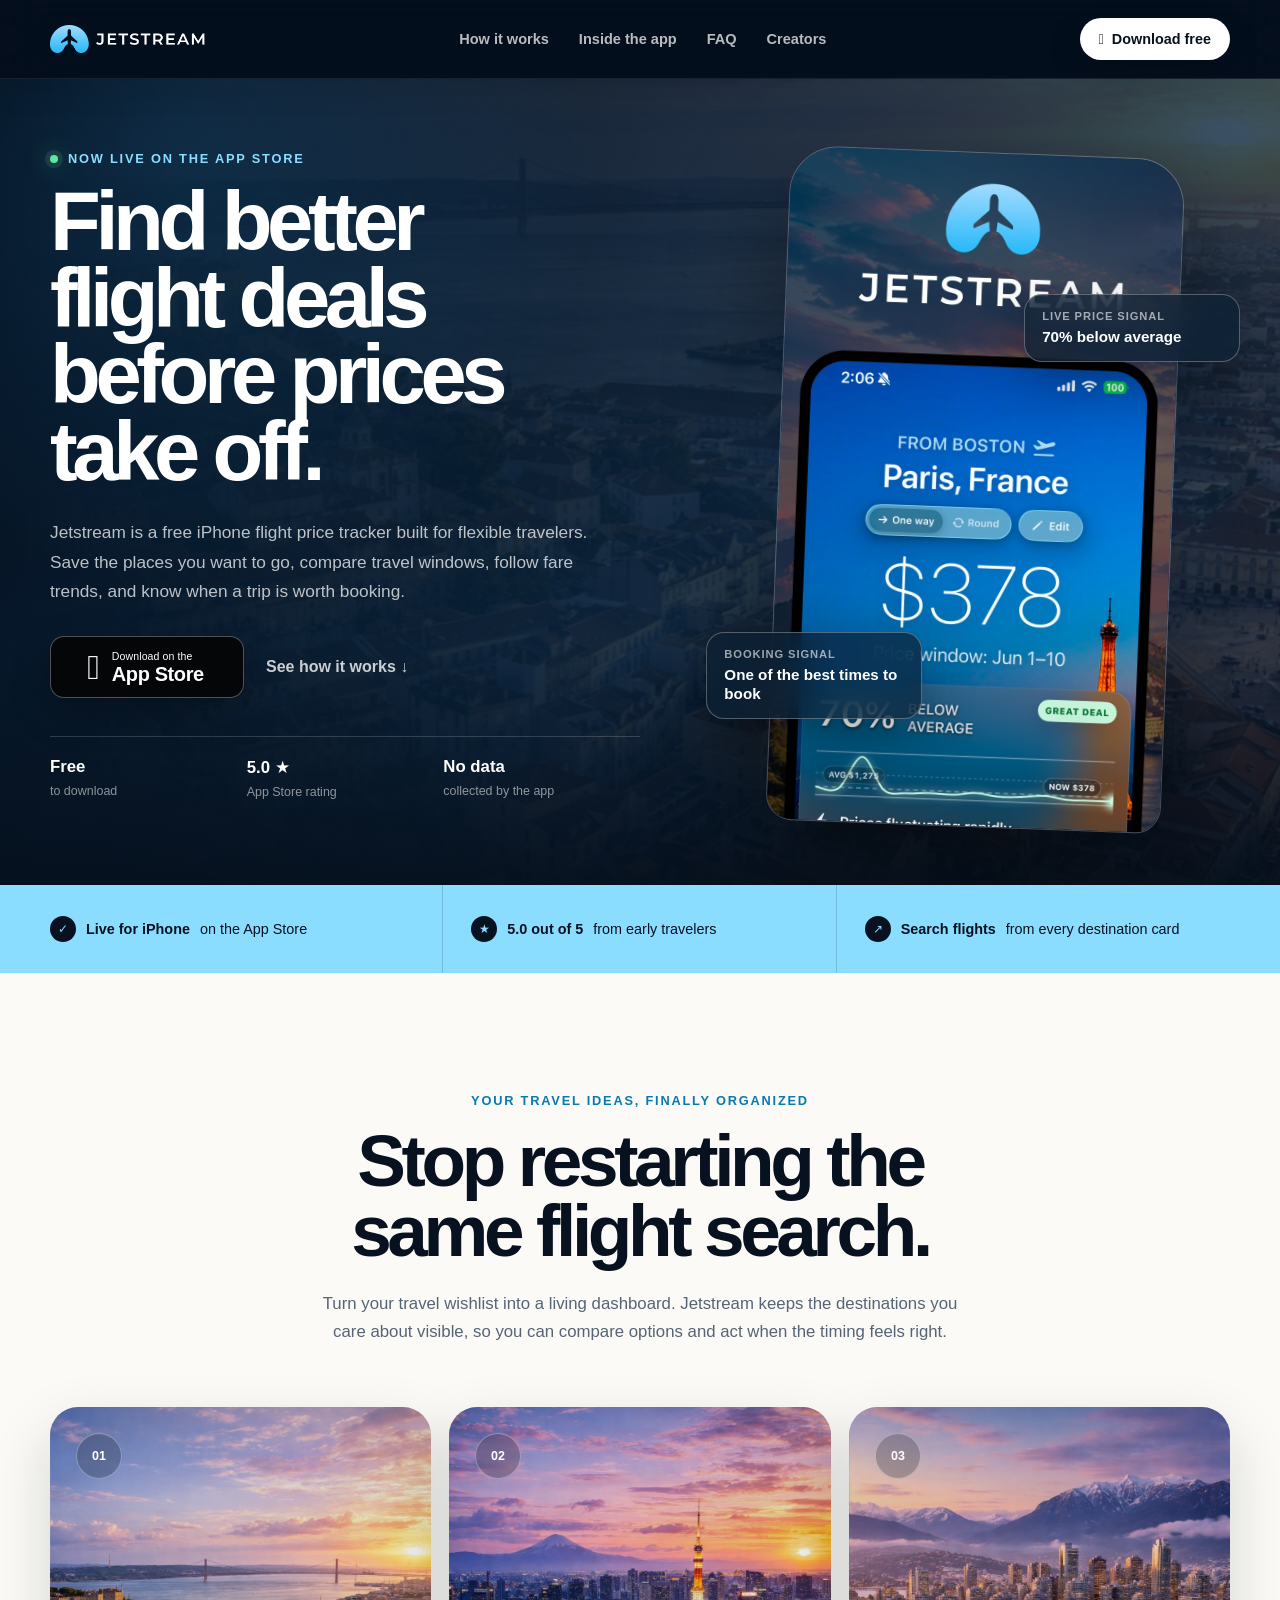
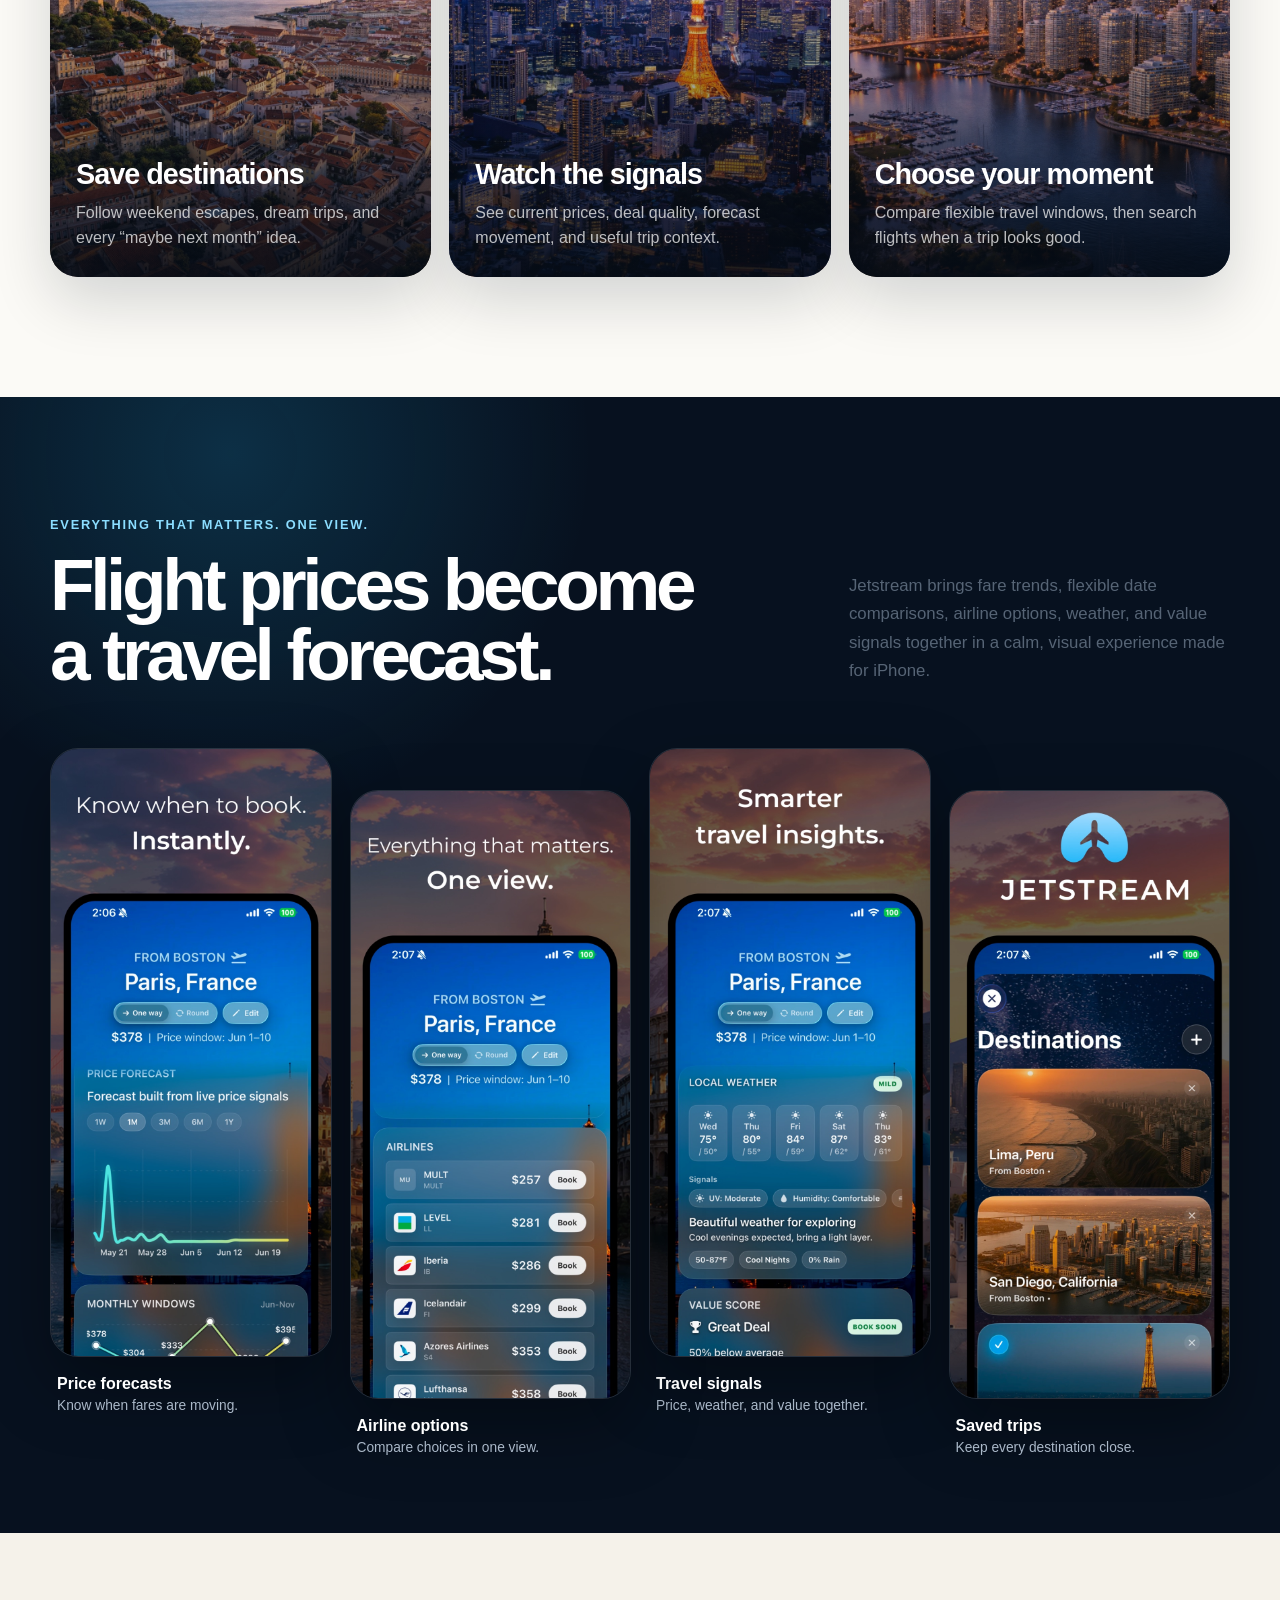
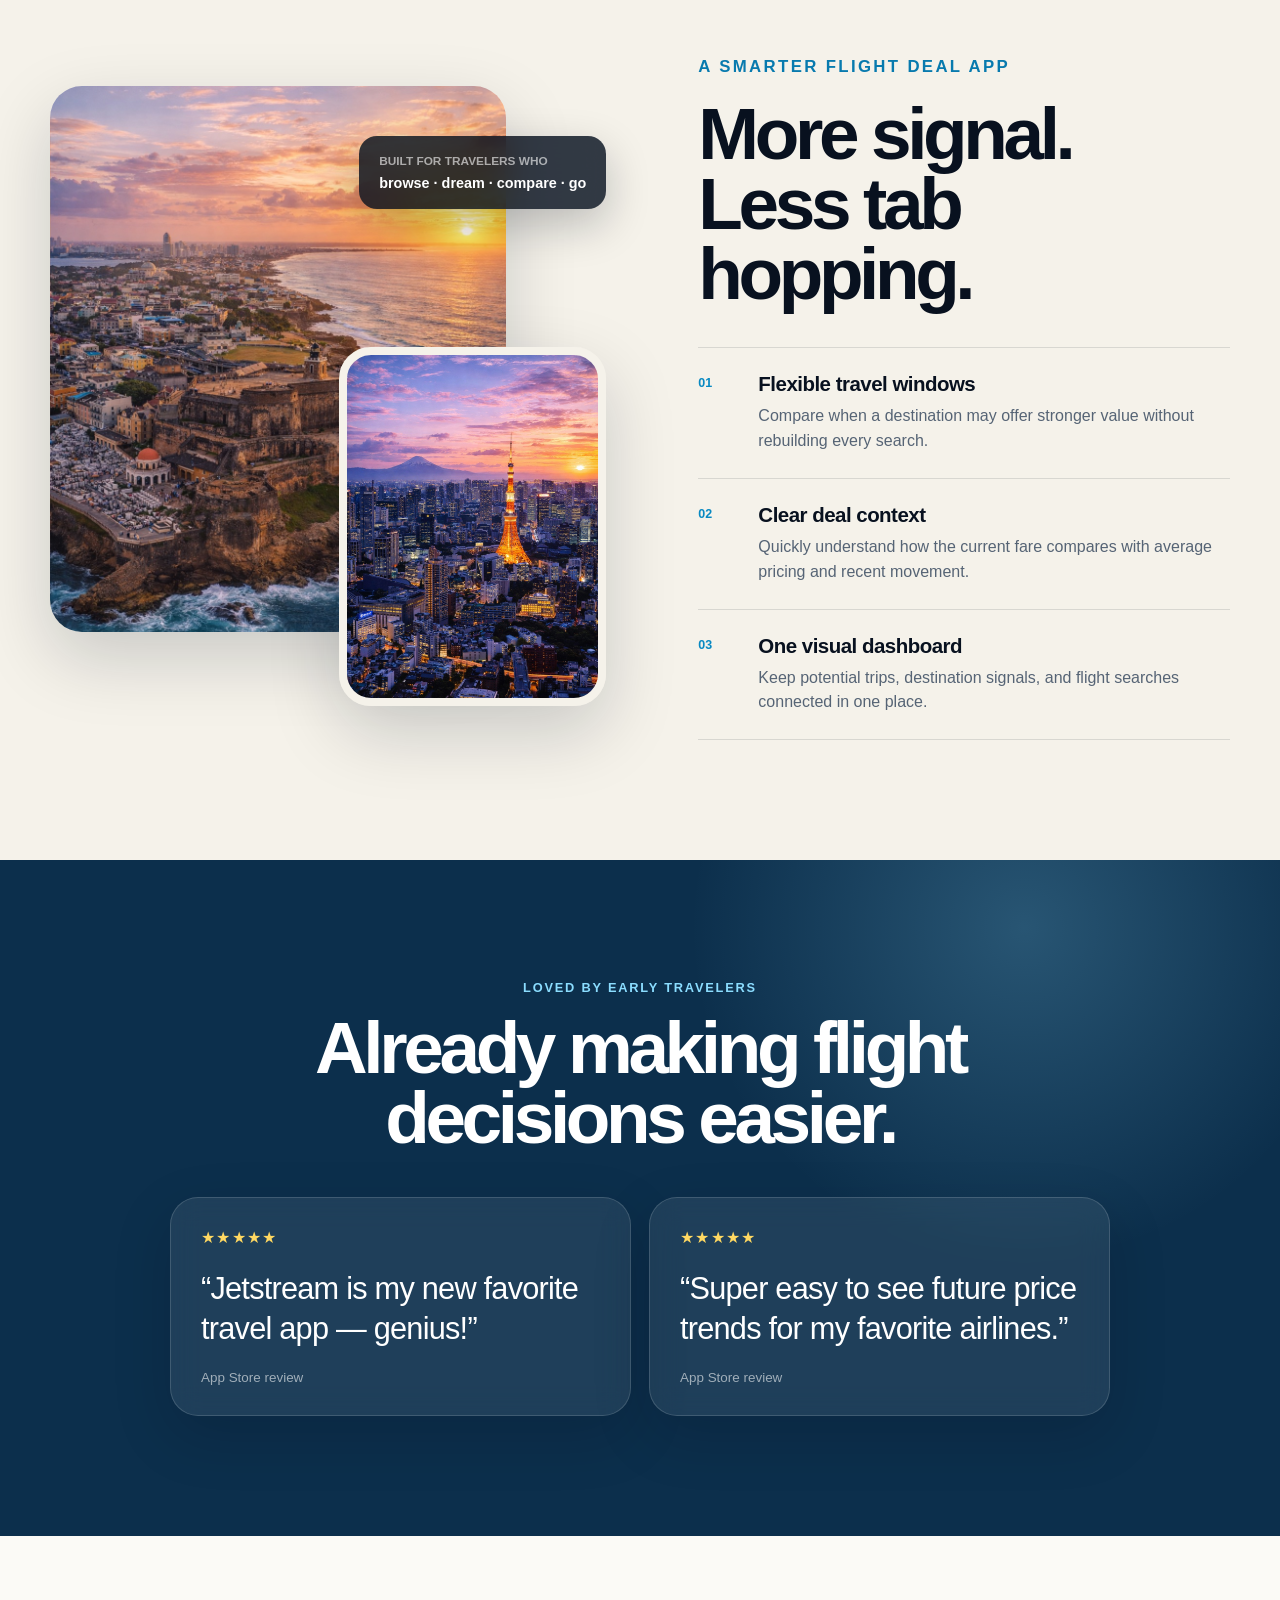
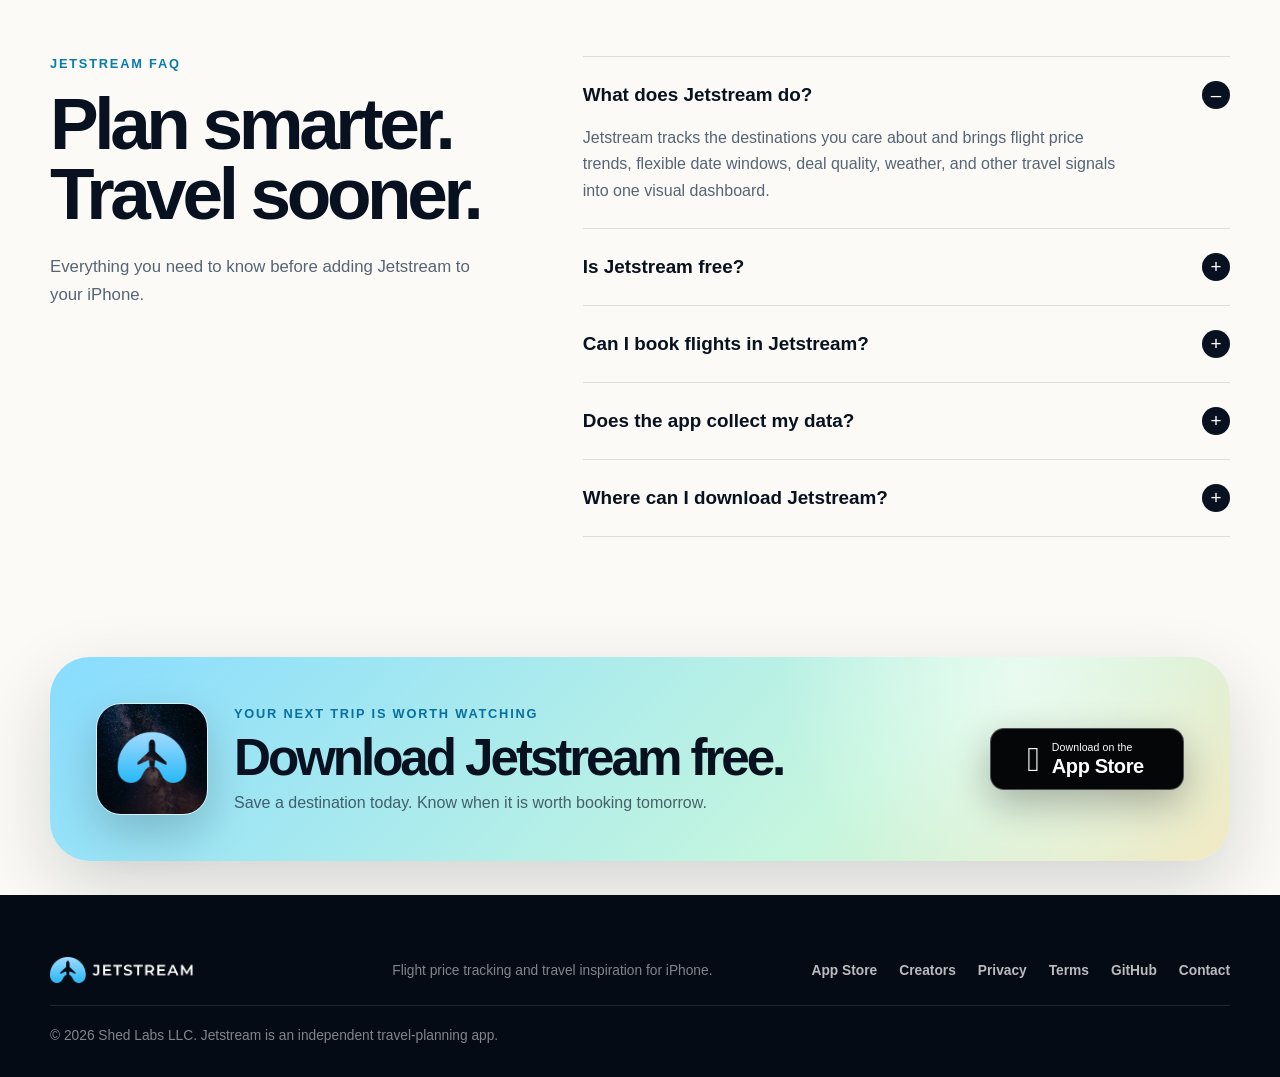
<file: index.html>
<!DOCTYPE html>
<html lang="en">
  <head>
    <meta charset="UTF-8" />
    <meta name="viewport" content="width=device-width, initial-scale=1.0" />
    <title>Jetstream: Flight Price Tracker &amp; Travel Deal App</title>
    <meta
      name="description"
      content="Track flight prices, compare flexible travel dates, and spot better times to book. Jetstream is a free iPhone travel app for smarter trip planning."
    />
    <meta name="theme-color" content="#07111f" />
    <meta name="robots" content="index,follow,max-image-preview:large" />
    <meta name="apple-itunes-app" content="app-id=6760587975" />
    <link rel="canonical" href="https://gojetstream.com/" />
    <link rel="icon" href="./assets/app-icon.jpg" type="image/jpeg" />

    <meta property="og:type" content="website" />
    <meta property="og:site_name" content="Jetstream" />
    <meta property="og:title" content="Jetstream — Know when to book your next flight" />
    <meta
      property="og:description"
      content="A free iPhone flight price tracker for flexible travelers. Follow destinations, compare travel windows, and spot the right time to book."
    />
    <meta property="og:url" content="https://gojetstream.com/" />
    <meta property="og:image" content="https://gojetstream.com/assets/app-icon.jpg" />
    <meta property="og:image:alt" content="Jetstream flight tracker app icon" />
    <meta name="twitter:card" content="summary_large_image" />
    <meta name="twitter:title" content="Jetstream — Track smarter flight deals" />
    <meta
      name="twitter:description"
      content="Save destinations, follow flight price trends, and compare flexible travel windows from one free iPhone app."
    />
    <meta name="twitter:image" content="https://gojetstream.com/assets/app-icon.jpg" />

    <script type="application/ld+json">
      {
        "@context": "https://schema.org",
        "@type": "MobileApplication",
        "name": "Jetstream Flights & Travel",
        "operatingSystem": "iOS",
        "applicationCategory": "TravelApplication",
        "description": "Jetstream helps travelers save destinations, track flight price trends, compare flexible travel windows, and see useful travel signals in one visual dashboard.",
        "downloadUrl": "https://apps.apple.com/us/app/jetstream-flights-travel/id6760587975",
        "offers": {
          "@type": "Offer",
          "price": "0",
          "priceCurrency": "USD"
        },
        "aggregateRating": {
          "@type": "AggregateRating",
          "ratingValue": "5.0",
          "ratingCount": "5"
        }
      }
    </script>
    <script type="application/ld+json">
      {
        "@context": "https://schema.org",
        "@type": "FAQPage",
        "mainEntity": [
          {
            "@type": "Question",
            "name": "What does the Jetstream travel app do?",
            "acceptedAnswer": {
              "@type": "Answer",
              "text": "Jetstream lets you save destinations, track flight price trends, compare flexible travel windows, review deal and weather signals, and search flights from destination cards."
            }
          },
          {
            "@type": "Question",
            "name": "Is Jetstream free?",
            "acceptedAnswer": {
              "@type": "Answer",
              "text": "Yes. Jetstream is free to download from the Apple App Store."
            }
          },
          {
            "@type": "Question",
            "name": "Does Jetstream collect app data?",
            "acceptedAnswer": {
              "@type": "Answer",
              "text": "The Jetstream App Store privacy label states that the app does not collect data."
            }
          }
        ]
      }
    </script>
    <link rel="stylesheet" href="./styles.css" />
  </head>
  <body>
    <a class="skip-link" href="#main">Skip to content</a>

    <header class="site-header">
      <div class="header-inner">
        <a class="brand" href="#top" aria-label="Jetstream home">
          <img src="./assets/jetstream-logo.png" alt="Jetstream" width="1212" height="222" />
        </a>
        <nav class="topnav" aria-label="Primary navigation">
          <a href="#how-it-works">How it works</a>
          <a href="#inside-the-app">Inside the app</a>
          <a href="#faq">FAQ</a>
          <a href="./influencers.html">Creators</a>
        </nav>
        <a
          class="button button-small header-download"
          href="https://apps.apple.com/us/app/jetstream-flights-travel/id6760587975"
          aria-label="Download Jetstream free on the App Store"
        >
          <span aria-hidden="true"></span> Download free
        </a>
      </div>
    </header>

    <main id="main">
      <section class="hero" id="top">
        <div class="hero-backdrop" aria-hidden="true"></div>
        <div class="page-width hero-grid">
          <div class="hero-copy">
            <p class="eyebrow"><span class="live-dot"></span> Now live on the App Store</p>
            <h1>Find better flight deals before prices take off.</h1>
            <p class="hero-body">
              Jetstream is a free iPhone flight price tracker built for flexible travelers. Save
              the places you want to go, compare travel windows, follow fare trends, and know when
              a trip is worth booking.
            </p>
            <div class="hero-actions">
              <a
                class="app-store-button"
                href="https://apps.apple.com/us/app/jetstream-flights-travel/id6760587975"
                aria-label="Download Jetstream on the App Store"
              >
                <span class="apple-mark" aria-hidden="true"></span>
                <span><small>Download on the</small><strong>App Store</strong></span>
              </a>
              <a class="text-link" href="#inside-the-app">See how it works <span aria-hidden="true">↓</span></a>
            </div>
            <div class="trust-row" aria-label="App highlights">
              <div><strong>Free</strong><span>to download</span></div>
              <div><strong>5.0 ★</strong><span>App Store rating</span></div>
              <div><strong>No data</strong><span>collected by the app</span></div>
            </div>
          </div>

          <div class="hero-product">
            <div class="hero-halo" aria-hidden="true"></div>
            <img
              class="hero-screenshot"
              src="./assets/store-01.jpg"
              alt="Jetstream showing a low flight price and deal forecast for Paris"
              width="832"
              height="1800"
              fetchpriority="high"
            />
            <div class="floating-card floating-card-top" aria-hidden="true">
              <span>Live price signal</span>
              <strong>70% below average</strong>
            </div>
            <div class="floating-card floating-card-bottom" aria-hidden="true">
              <span>Booking signal</span>
              <strong>One of the best times to book</strong>
            </div>
          </div>
        </div>
      </section>

      <section class="proof-bar" aria-label="Jetstream App Store status">
        <div class="page-width proof-grid">
          <p><span class="proof-icon">✓</span><strong>Live for iPhone</strong> on the App Store</p>
          <p><span class="proof-icon">★</span><strong>5.0 out of 5</strong> from early travelers</p>
          <p><span class="proof-icon">↗</span><strong>Search flights</strong> from every destination card</p>
        </div>
      </section>

      <section class="section value-section" id="how-it-works">
        <div class="page-width">
          <div class="section-heading centered-heading">
            <p class="eyebrow">Your travel ideas, finally organized</p>
            <h2>Stop restarting the same flight search.</h2>
            <p>
              Turn your travel wishlist into a living dashboard. Jetstream keeps the destinations
              you care about visible, so you can compare options and act when the timing feels right.
            </p>
          </div>

          <div class="journey-grid">
            <article class="journey-card destination-lisbon">
              <span class="step">01</span>
              <div>
                <h3>Save destinations</h3>
                <p>Follow weekend escapes, dream trips, and every “maybe next month” idea.</p>
              </div>
            </article>
            <article class="journey-card destination-tokyo">
              <span class="step">02</span>
              <div>
                <h3>Watch the signals</h3>
                <p>See current prices, deal quality, forecast movement, and useful trip context.</p>
              </div>
            </article>
            <article class="journey-card destination-vancouver">
              <span class="step">03</span>
              <div>
                <h3>Choose your moment</h3>
                <p>Compare flexible travel windows, then search flights when a trip looks good.</p>
              </div>
            </article>
          </div>
        </div>
      </section>

      <section class="section showcase-section" id="inside-the-app">
        <div class="page-width">
          <div class="section-heading split-heading">
            <div>
              <p class="eyebrow">Everything that matters. One view.</p>
              <h2>Flight prices become a travel forecast.</h2>
            </div>
            <p>
              Jetstream brings fare trends, flexible date comparisons, airline options, weather,
              and value signals together in a calm, visual experience made for iPhone.
            </p>
          </div>

          <div class="screenshots" aria-label="Jetstream App Store screenshots">
            <figure>
              <img
                src="./assets/store-02.jpg"
                alt="Jetstream live flight price forecast and monthly travel windows"
                width="832"
                height="1800"
                loading="lazy"
              />
              <figcaption><strong>Price forecasts</strong><span>Know when fares are moving.</span></figcaption>
            </figure>
            <figure>
              <img
                src="./assets/store-03.jpg"
                alt="Jetstream airline price comparison for a flight to Paris"
                width="832"
                height="1800"
                loading="lazy"
              />
              <figcaption><strong>Airline options</strong><span>Compare choices in one view.</span></figcaption>
            </figure>
            <figure>
              <img
                src="./assets/store-04.jpg"
                alt="Jetstream travel weather insights and destination value score"
                width="832"
                height="1800"
                loading="lazy"
              />
              <figcaption><strong>Travel signals</strong><span>Price, weather, and value together.</span></figcaption>
            </figure>
            <figure>
              <img
                src="./assets/store-05.jpg"
                alt="Jetstream saved travel destinations dashboard"
                width="832"
                height="1800"
                loading="lazy"
              />
              <figcaption><strong>Saved trips</strong><span>Keep every destination close.</span></figcaption>
            </figure>
          </div>
        </div>
      </section>

      <section class="section features-section">
        <div class="page-width feature-layout">
          <div class="feature-visual" aria-hidden="true">
            <div class="feature-image feature-image-one"></div>
            <div class="feature-image feature-image-two"></div>
            <div class="feature-badge">
              <span>Built for travelers who</span>
              <strong>browse · dream · compare · go</strong>
            </div>
          </div>
          <div class="feature-copy">
            <p class="eyebrow">A smarter flight deal app</p>
            <h2>More signal. Less tab hopping.</h2>
            <div class="feature-list">
              <article>
                <span>01</span>
                <div><h3>Flexible travel windows</h3><p>Compare when a destination may offer stronger value without rebuilding every search.</p></div>
              </article>
              <article>
                <span>02</span>
                <div><h3>Clear deal context</h3><p>Quickly understand how the current fare compares with average pricing and recent movement.</p></div>
              </article>
              <article>
                <span>03</span>
                <div><h3>One visual dashboard</h3><p>Keep potential trips, destination signals, and flight searches connected in one place.</p></div>
              </article>
            </div>
          </div>
        </div>
      </section>

      <section class="section reviews-section">
        <div class="page-width">
          <div class="section-heading centered-heading compact-heading">
            <p class="eyebrow">Loved by early travelers</p>
            <h2>Already making flight decisions easier.</h2>
          </div>
          <div class="reviews-grid">
            <blockquote>
              <div class="stars" aria-label="5 out of 5 stars">★★★★★</div>
              <p>“Jetstream is my new favorite travel app — genius!”</p>
              <footer>App Store review</footer>
            </blockquote>
            <blockquote>
              <div class="stars" aria-label="5 out of 5 stars">★★★★★</div>
              <p>“Super easy to see future price trends for my favorite airlines.”</p>
              <footer>App Store review</footer>
            </blockquote>
          </div>
        </div>
      </section>

      <section class="section faq-section" id="faq">
        <div class="page-width faq-layout">
          <div class="faq-intro">
            <p class="eyebrow">Jetstream FAQ</p>
            <h2>Plan smarter. Travel sooner.</h2>
            <p>Everything you need to know before adding Jetstream to your iPhone.</p>
          </div>
          <div class="faq-list">
            <details open>
              <summary>What does Jetstream do?</summary>
              <p>Jetstream tracks the destinations you care about and brings flight price trends, flexible date windows, deal quality, weather, and other travel signals into one visual dashboard.</p>
            </details>
            <details>
              <summary>Is Jetstream free?</summary>
              <p>Yes. Jetstream is free to download from the Apple App Store.</p>
            </details>
            <details>
              <summary>Can I book flights in Jetstream?</summary>
              <p>You can review flight and airline options, then launch a flight search from a destination card when you are ready to explore availability.</p>
            </details>
            <details>
              <summary>Does the app collect my data?</summary>
              <p>Apple’s App Store privacy label states that Jetstream does not collect data from the app.</p>
            </details>
            <details>
              <summary>Where can I download Jetstream?</summary>
              <p>Jetstream is available now for iPhone on the Apple App Store.</p>
            </details>
          </div>
        </div>
      </section>

      <section class="download-section">
        <div class="page-width download-card">
          <div class="download-copy">
            <img src="./assets/app-icon.jpg" alt="" width="112" height="112" />
            <div>
              <p class="eyebrow">Your next trip is worth watching</p>
              <h2>Download Jetstream free.</h2>
              <p>Save a destination today. Know when it is worth booking tomorrow.</p>
            </div>
          </div>
          <a
            class="app-store-button app-store-button-light"
            href="https://apps.apple.com/us/app/jetstream-flights-travel/id6760587975"
            aria-label="Download Jetstream on the App Store"
          >
            <span class="apple-mark" aria-hidden="true"></span>
            <span><small>Download on the</small><strong>App Store</strong></span>
          </a>
        </div>
      </section>
    </main>

    <footer class="site-footer">
      <div class="page-width footer-inner">
        <a class="brand footer-brand" href="#top" aria-label="Jetstream home">
          <img src="./assets/jetstream-logo.png" alt="Jetstream" width="1212" height="222" />
        </a>
        <p>Flight price tracking and travel inspiration for iPhone.</p>
        <nav aria-label="Footer navigation">
          <a href="https://apps.apple.com/us/app/jetstream-flights-travel/id6760587975">App Store</a>
          <a href="./influencers.html">Creators</a>
          <a href="./privacy/">Privacy</a>
          <a href="./terms/">Terms</a>
          <a href="https://github.com/fencehopping/Teleport">GitHub</a>
          <a href="mailto:hello@gojetstream.com">Contact</a>
        </nav>
        <small>© 2026 Shed Labs LLC. Jetstream is an independent travel-planning app.</small>
      </div>
    </footer>
  </body>
</html>
</file>
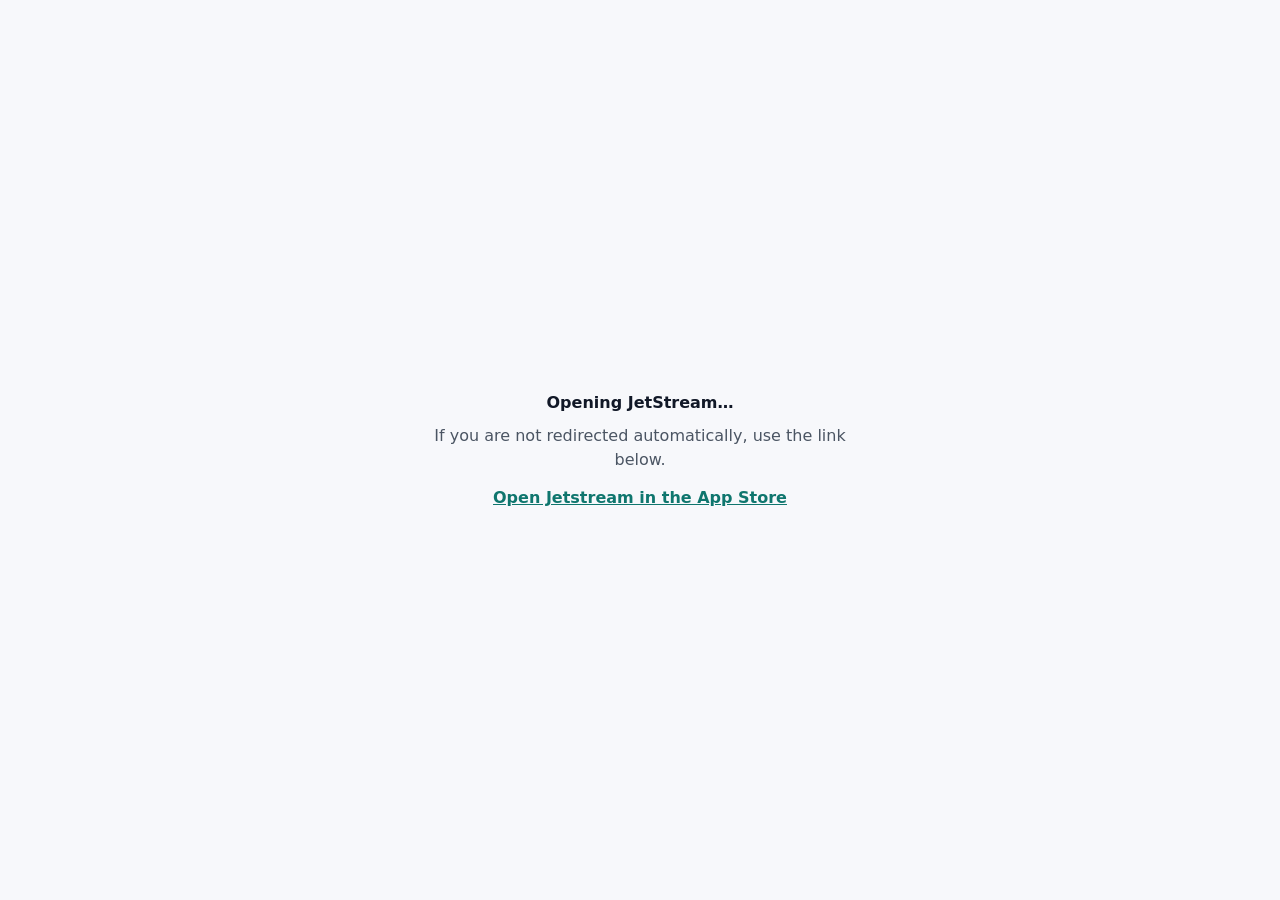
<file: airport/index.html>
<!DOCTYPE html>
<html lang="en">
  <head>
    <!-- Google tag (gtag.js) -->
    <script async src="https://www.googletagmanager.com/gtag/js?id=G-TTW0QR0CXM"></script>
    <script>
      const GA_MEASUREMENT_ID = "G-TTW0QR0CXM";
      window.dataLayer = window.dataLayer || [];
      function gtag(){dataLayer.push(arguments);}
      gtag('js', new Date());

      gtag('config', GA_MEASUREMENT_ID);
    </script>
    <meta charset="UTF-8" />
    <meta name="viewport" content="width=device-width, initial-scale=1.0" />
    <title>Opening App Store…</title>
    <meta name="robots" content="noindex,nofollow" />
    <link
      rel="canonical"
      href="https://apps.apple.com/app/apple-store/id6760587975?pt=128342316&amp;ct=AirportTV_BOS_May2026&amp;mt=8"
    />
    <meta
      http-equiv="refresh"
      content="3; url=https://apps.apple.com/app/apple-store/id6760587975?pt=128342316&amp;ct=AirportTV_BOS_May2026&amp;mt=8"
    />
    <style>
      :root {
        color-scheme: light dark;
        font-family:
          Inter, ui-sans-serif, system-ui, -apple-system, BlinkMacSystemFont, "Segoe UI", sans-serif;
      }

      body {
        margin: 0;
        min-height: 100vh;
        display: grid;
        place-items: center;
        background: #f7f8fb;
        color: #111827;
      }

      main {
        width: min(100% - 32px, 420px);
        text-align: center;
      }

      h1 {
        margin: 0 0 12px;
        font-size: 1rem;
        font-weight: 700;
        line-height: 1.2;
      }

      p {
        margin: 0 0 16px;
        color: #4b5563;
        line-height: 1.5;
      }

      a {
        color: #0f766e;
        font-weight: 700;
      }

      @media (prefers-color-scheme: dark) {
        body {
          background: #080b12;
          color: #f9fafb;
        }

        p {
          color: #cbd5e1;
        }

        a {
          color: #5eead4;
        }
      }
    </style>
  </head>
  <body>
    <main>
      <h1>Opening JetStream…</h1>
      <p>If you are not redirected automatically, use the link below.</p>
      <a
        id="fallback-link"
        href="https://apps.apple.com/app/apple-store/id6760587975?pt=128342316&amp;ct=AirportTV_BOS_May2026&amp;mt=8"
        >Open Jetstream in the App Store</a
      >
    </main>

    <script>
      const APP_STORE_AIRPORT_CAMPAIGN_URL =
        "https://apps.apple.com/app/apple-store/id6760587975?pt=128342316&ct=AirportTV_BOS_May2026&mt=8";
      let hasRedirected = false;

      const redirectToAppStore = () => {
        if (hasRedirected) {
          return;
        }

        hasRedirected = true;
        window.location.replace(APP_STORE_AIRPORT_CAMPAIGN_URL);
      };

      window.setTimeout(redirectToAppStore, 2000);

      if (typeof gtag === "function") {
        gtag("event", "airport_tv_qr_scan", {
          campaign: "airport_tv",
          destination: "app_store",
          page_path: window.location.pathname,
          event_callback: redirectToAppStore,
          event_timeout: 1500
        });
      } else {
        redirectToAppStore();
      }
    </script>
  </body>
</html>
</file>
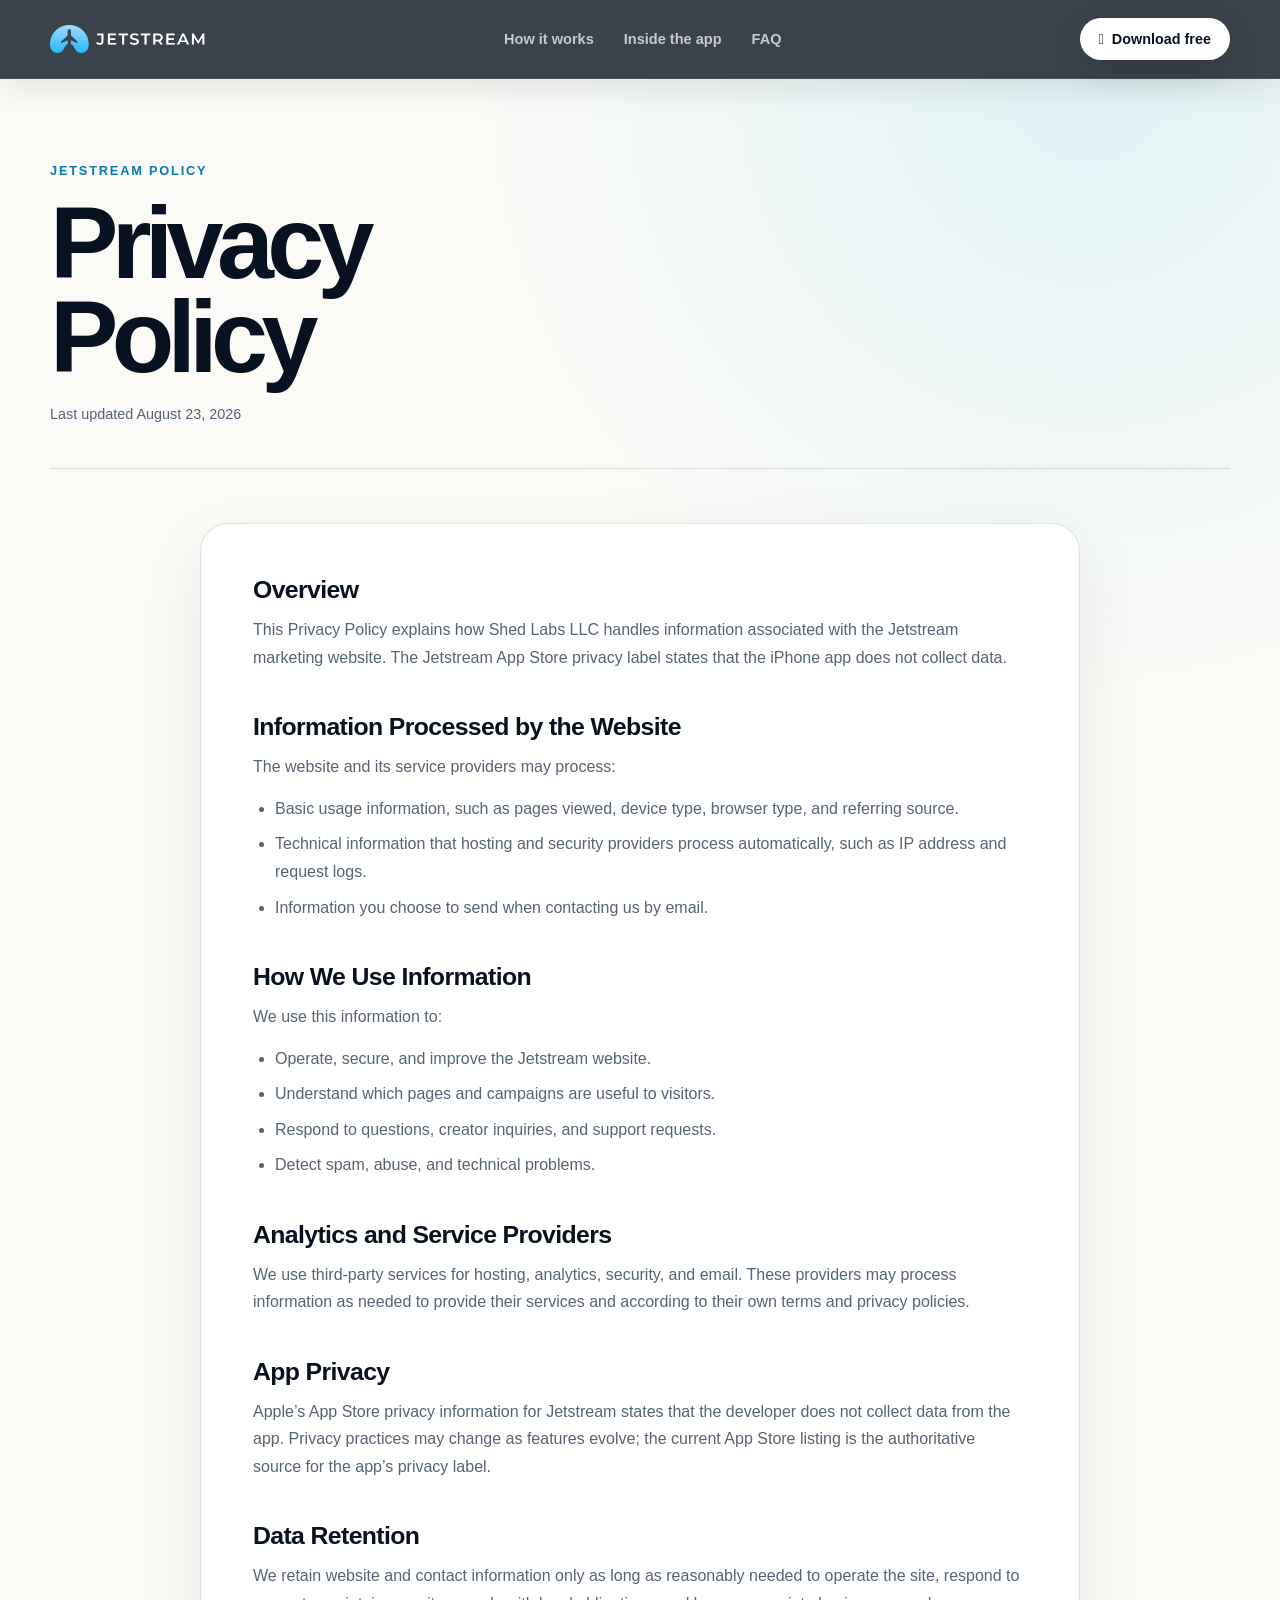
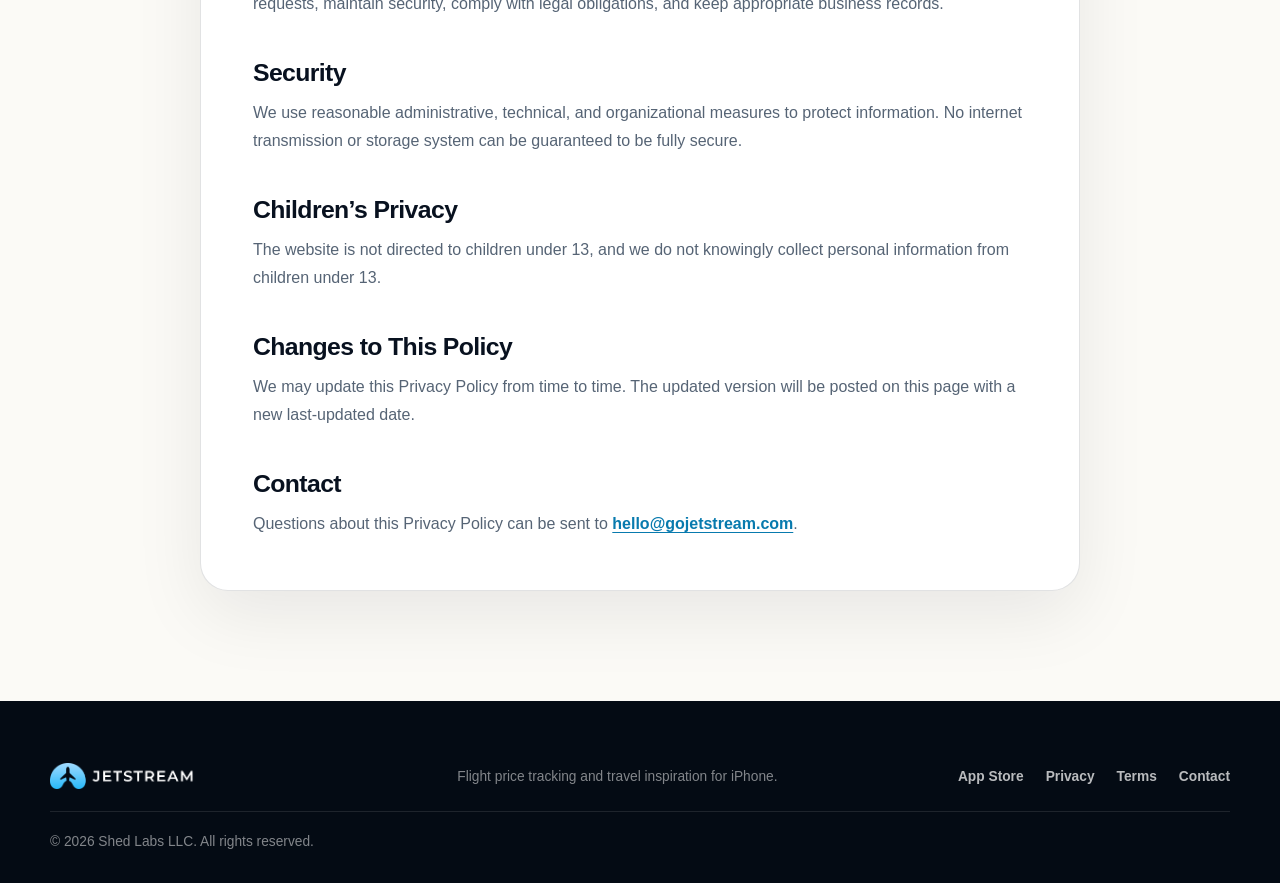
<file: privacy/index.html>
<!DOCTYPE html>
<html lang="en">
  <head>
    <!-- Google tag (gtag.js) -->
    <script async src="https://www.googletagmanager.com/gtag/js?id=G-TTW0QR0CXM"></script>
    <script>
      window.dataLayer = window.dataLayer || [];
      function gtag(){dataLayer.push(arguments);}
      gtag('js', new Date());
      gtag('config', 'G-TTW0QR0CXM');
    </script>
    <meta charset="UTF-8" />
    <meta name="viewport" content="width=device-width, initial-scale=1.0" />
    <title>Privacy Policy | Jetstream</title>
    <meta
      name="description"
      content="Learn how Jetstream handles information on the travel app website and in the Jetstream iPhone app."
    />
    <meta name="apple-itunes-app" content="app-id=6760587975" />
    <link rel="canonical" href="https://gojetstream.com/privacy/" />
    <link rel="icon" href="/assets/app-icon.jpg" type="image/jpeg" />
    <link rel="stylesheet" href="/styles.css" />
  </head>
  <body class="legal-page">
    <a class="skip-link" href="#main">Skip to content</a>
    <header class="site-header">
      <div class="header-inner">
        <a class="brand" href="/" aria-label="Jetstream home">
          <img src="/assets/jetstream-logo.png" alt="Jetstream" width="1212" height="222" />
        </a>
        <nav class="topnav" aria-label="Primary navigation">
          <a href="/#how-it-works">How it works</a>
          <a href="/#inside-the-app">Inside the app</a>
          <a href="/#faq">FAQ</a>
        </nav>
        <a
          class="button button-small"
          href="https://apps.apple.com/us/app/jetstream-flights-travel/id6760587975"
        ><span aria-hidden="true"></span> Download free</a>
      </div>
    </header>

    <main class="legal-main" id="main">
      <section class="legal-hero page-width" aria-labelledby="privacy-heading">
        <p class="eyebrow">Jetstream policy</p>
        <h1 id="privacy-heading">Privacy Policy</h1>
        <p class="legal-updated">Last updated August 23, 2026</p>
      </section>

      <section class="legal-panel page-width">
        <h2>Overview</h2>
        <p>
          This Privacy Policy explains how Shed Labs LLC handles information associated with the
          Jetstream marketing website. The Jetstream App Store privacy label states that the iPhone
          app does not collect data.
        </p>

        <h2>Information Processed by the Website</h2>
        <p>The website and its service providers may process:</p>
        <ul>
          <li>Basic usage information, such as pages viewed, device type, browser type, and referring source.</li>
          <li>Technical information that hosting and security providers process automatically, such as IP address and request logs.</li>
          <li>Information you choose to send when contacting us by email.</li>
        </ul>

        <h2>How We Use Information</h2>
        <p>We use this information to:</p>
        <ul>
          <li>Operate, secure, and improve the Jetstream website.</li>
          <li>Understand which pages and campaigns are useful to visitors.</li>
          <li>Respond to questions, creator inquiries, and support requests.</li>
          <li>Detect spam, abuse, and technical problems.</li>
        </ul>

        <h2>Analytics and Service Providers</h2>
        <p>
          We use third-party services for hosting, analytics, security, and email. These providers
          may process information as needed to provide their services and according to their own
          terms and privacy policies.
        </p>

        <h2>App Privacy</h2>
        <p>
          Apple’s App Store privacy information for Jetstream states that the developer does not
          collect data from the app. Privacy practices may change as features evolve; the current
          App Store listing is the authoritative source for the app’s privacy label.
        </p>

        <h2>Data Retention</h2>
        <p>
          We retain website and contact information only as long as reasonably needed to operate
          the site, respond to requests, maintain security, comply with legal obligations, and keep
          appropriate business records.
        </p>

        <h2>Security</h2>
        <p>
          We use reasonable administrative, technical, and organizational measures to protect
          information. No internet transmission or storage system can be guaranteed to be fully secure.
        </p>

        <h2>Children’s Privacy</h2>
        <p>
          The website is not directed to children under 13, and we do not knowingly collect personal
          information from children under 13.
        </p>

        <h2>Changes to This Policy</h2>
        <p>
          We may update this Privacy Policy from time to time. The updated version will be posted on
          this page with a new last-updated date.
        </p>

        <h2>Contact</h2>
        <p>
          Questions about this Privacy Policy can be sent to
          <a href="mailto:hello@gojetstream.com">hello@gojetstream.com</a>.
        </p>
      </section>
    </main>

    <footer class="site-footer">
      <div class="page-width footer-inner">
        <a class="brand footer-brand" href="/" aria-label="Jetstream home">
          <img src="/assets/jetstream-logo.png" alt="Jetstream" width="1212" height="222" />
        </a>
        <p>Flight price tracking and travel inspiration for iPhone.</p>
        <nav aria-label="Footer navigation">
          <a href="https://apps.apple.com/us/app/jetstream-flights-travel/id6760587975">App Store</a>
          <a href="/privacy/">Privacy</a>
          <a href="/terms/">Terms</a>
          <a href="mailto:hello@gojetstream.com">Contact</a>
        </nav>
        <small>© 2026 Shed Labs LLC. All rights reserved.</small>
      </div>
    </footer>
  </body>
</html>
</file>
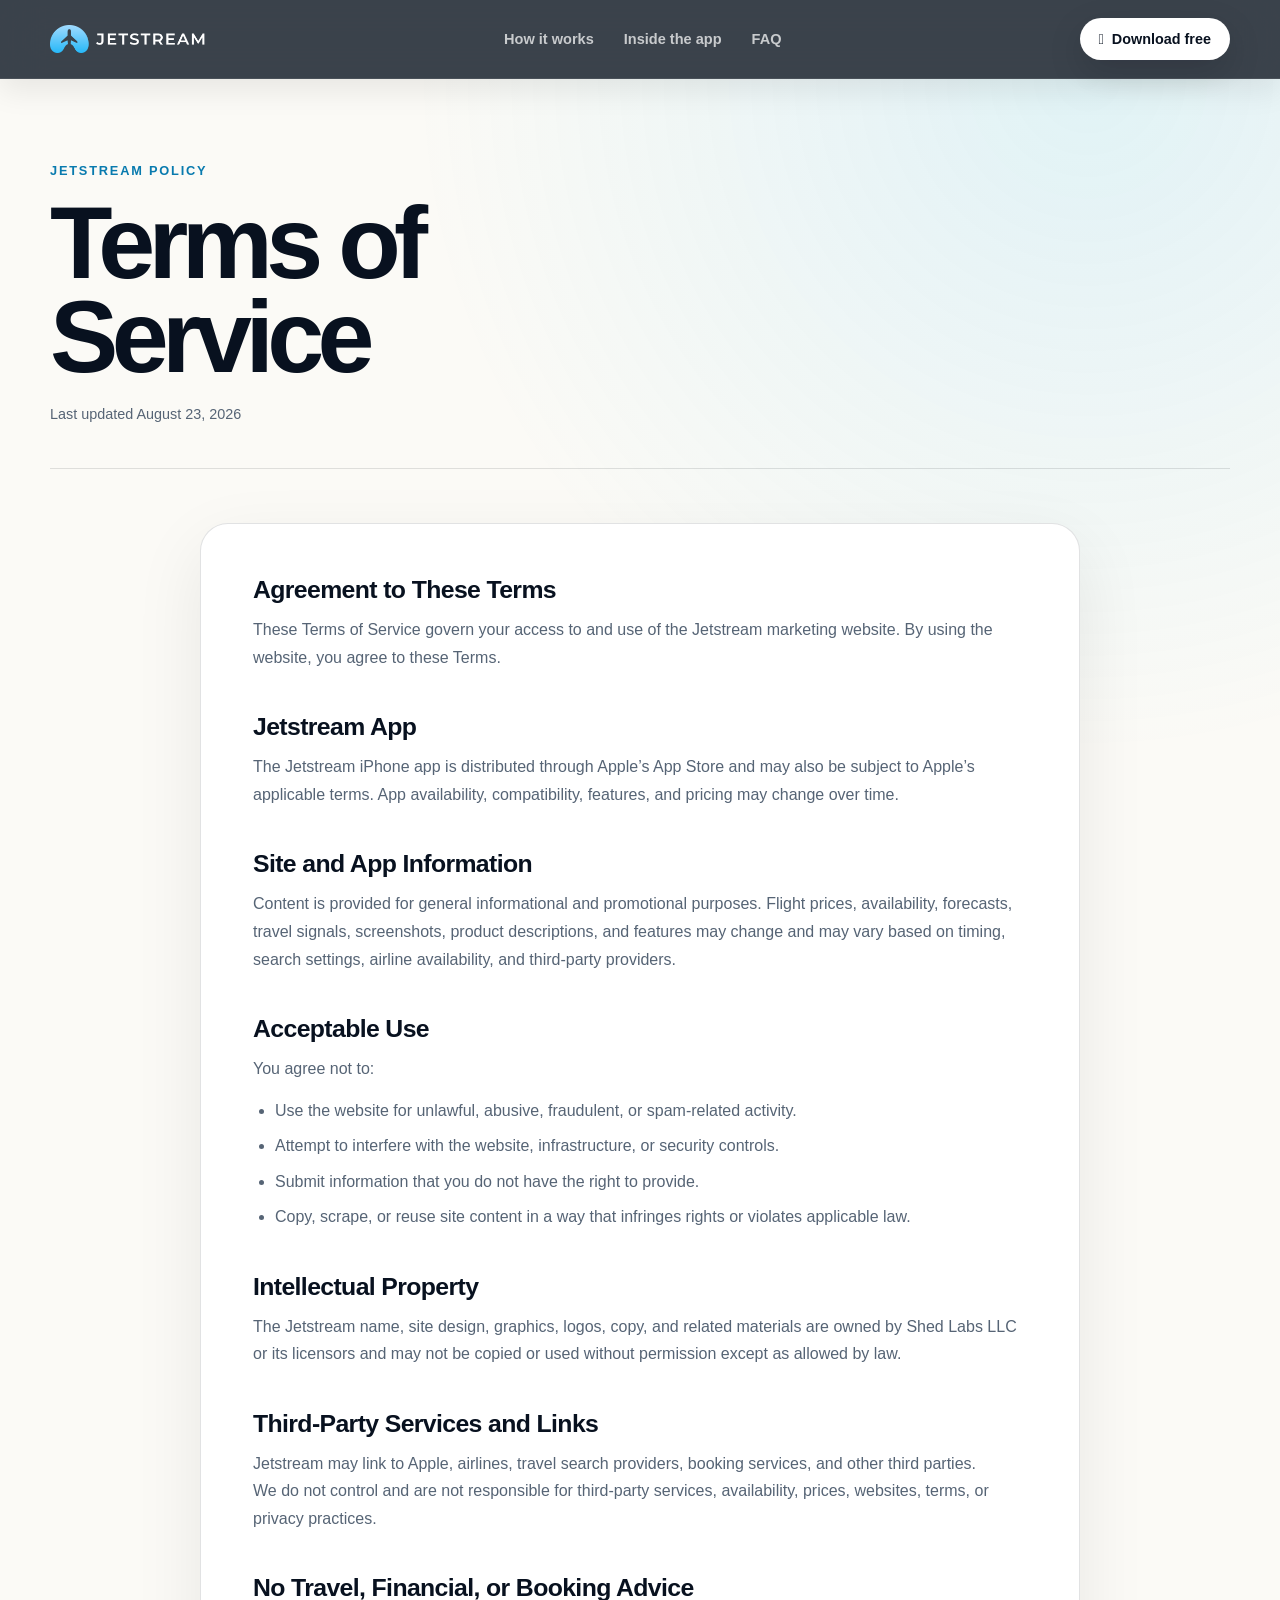
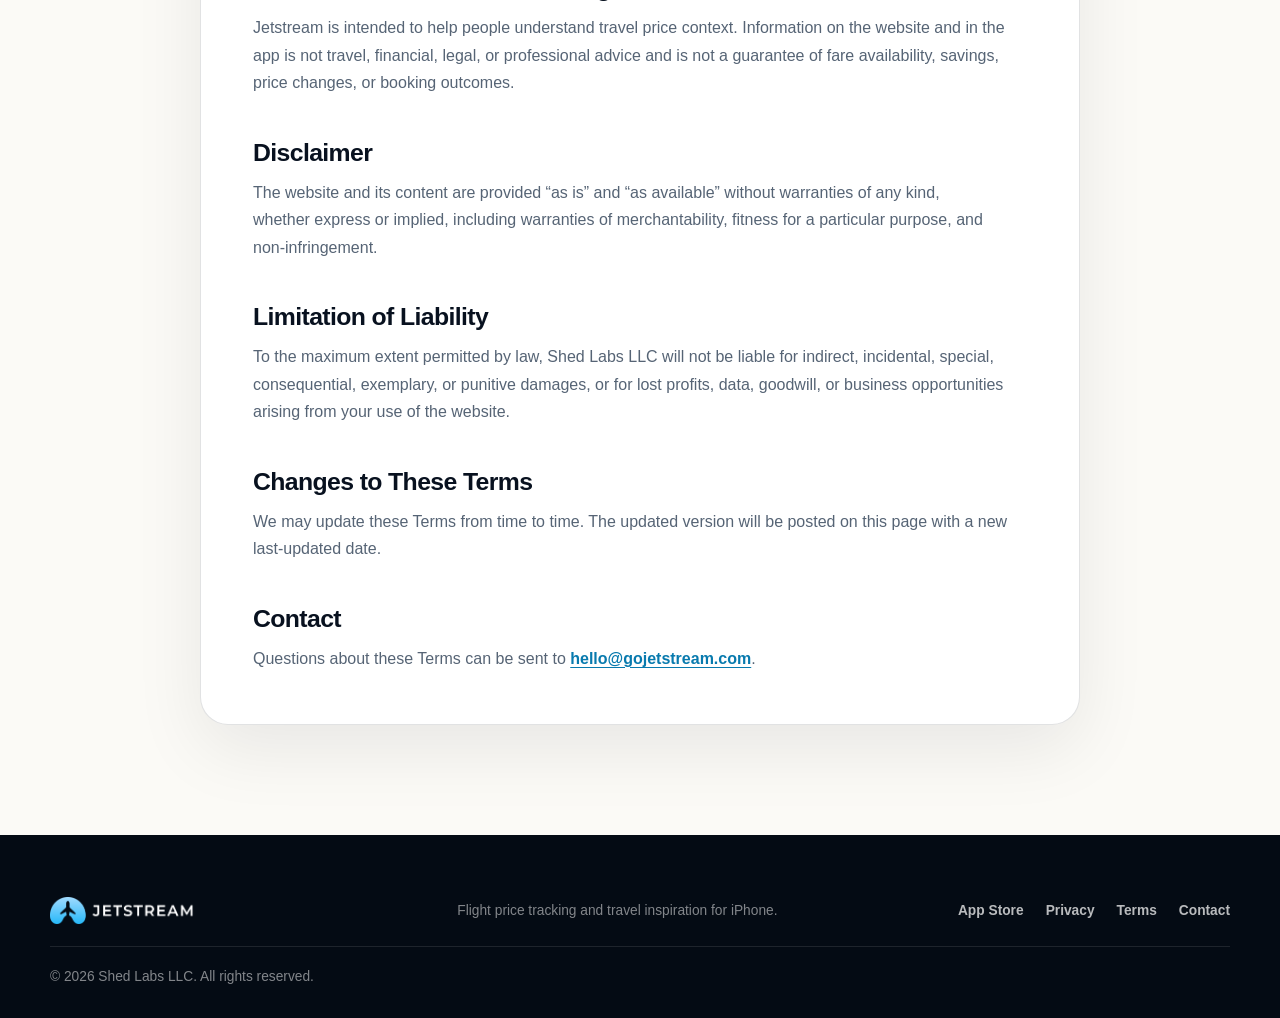
<file: terms/index.html>
<!DOCTYPE html>
<html lang="en">
  <head>
    <!-- Google tag (gtag.js) -->
    <script async src="https://www.googletagmanager.com/gtag/js?id=G-TTW0QR0CXM"></script>
    <script>
      window.dataLayer = window.dataLayer || [];
      function gtag(){dataLayer.push(arguments);}
      gtag('js', new Date());
      gtag('config', 'G-TTW0QR0CXM');
    </script>
    <meta charset="UTF-8" />
    <meta name="viewport" content="width=device-width, initial-scale=1.0" />
    <title>Terms of Service | Jetstream</title>
    <meta
      name="description"
      content="Terms governing use of the Jetstream flight price tracking website and travel app information."
    />
    <meta name="apple-itunes-app" content="app-id=6760587975" />
    <link rel="canonical" href="https://gojetstream.com/terms/" />
    <link rel="icon" href="/assets/app-icon.jpg" type="image/jpeg" />
    <link rel="stylesheet" href="/styles.css" />
  </head>
  <body class="legal-page">
    <a class="skip-link" href="#main">Skip to content</a>
    <header class="site-header">
      <div class="header-inner">
        <a class="brand" href="/" aria-label="Jetstream home">
          <img src="/assets/jetstream-logo.png" alt="Jetstream" width="1212" height="222" />
        </a>
        <nav class="topnav" aria-label="Primary navigation">
          <a href="/#how-it-works">How it works</a>
          <a href="/#inside-the-app">Inside the app</a>
          <a href="/#faq">FAQ</a>
        </nav>
        <a
          class="button button-small"
          href="https://apps.apple.com/us/app/jetstream-flights-travel/id6760587975"
        ><span aria-hidden="true"></span> Download free</a>
      </div>
    </header>

    <main class="legal-main" id="main">
      <section class="legal-hero page-width" aria-labelledby="terms-heading">
        <p class="eyebrow">Jetstream policy</p>
        <h1 id="terms-heading">Terms of Service</h1>
        <p class="legal-updated">Last updated August 23, 2026</p>
      </section>

      <section class="legal-panel page-width">
        <h2>Agreement to These Terms</h2>
        <p>
          These Terms of Service govern your access to and use of the Jetstream marketing website.
          By using the website, you agree to these Terms.
        </p>

        <h2>Jetstream App</h2>
        <p>
          The Jetstream iPhone app is distributed through Apple’s App Store and may also be subject
          to Apple’s applicable terms. App availability, compatibility, features, and pricing may
          change over time.
        </p>

        <h2>Site and App Information</h2>
        <p>
          Content is provided for general informational and promotional purposes. Flight prices,
          availability, forecasts, travel signals, screenshots, product descriptions, and features
          may change and may vary based on timing, search settings, airline availability, and
          third-party providers.
        </p>

        <h2>Acceptable Use</h2>
        <p>You agree not to:</p>
        <ul>
          <li>Use the website for unlawful, abusive, fraudulent, or spam-related activity.</li>
          <li>Attempt to interfere with the website, infrastructure, or security controls.</li>
          <li>Submit information that you do not have the right to provide.</li>
          <li>Copy, scrape, or reuse site content in a way that infringes rights or violates applicable law.</li>
        </ul>

        <h2>Intellectual Property</h2>
        <p>
          The Jetstream name, site design, graphics, logos, copy, and related materials are owned by
          Shed Labs LLC or its licensors and may not be copied or used without permission except as
          allowed by law.
        </p>

        <h2>Third-Party Services and Links</h2>
        <p>
          Jetstream may link to Apple, airlines, travel search providers, booking services, and
          other third parties. We do not control and are not responsible for third-party services,
          availability, prices, websites, terms, or privacy practices.
        </p>

        <h2>No Travel, Financial, or Booking Advice</h2>
        <p>
          Jetstream is intended to help people understand travel price context. Information on the
          website and in the app is not travel, financial, legal, or professional advice and is not
          a guarantee of fare availability, savings, price changes, or booking outcomes.
        </p>

        <h2>Disclaimer</h2>
        <p>
          The website and its content are provided “as is” and “as available” without warranties of
          any kind, whether express or implied, including warranties of merchantability, fitness
          for a particular purpose, and non-infringement.
        </p>

        <h2>Limitation of Liability</h2>
        <p>
          To the maximum extent permitted by law, Shed Labs LLC will not be liable for indirect,
          incidental, special, consequential, exemplary, or punitive damages, or for lost profits,
          data, goodwill, or business opportunities arising from your use of the website.
        </p>

        <h2>Changes to These Terms</h2>
        <p>
          We may update these Terms from time to time. The updated version will be posted on this
          page with a new last-updated date.
        </p>

        <h2>Contact</h2>
        <p>
          Questions about these Terms can be sent to
          <a href="mailto:hello@gojetstream.com">hello@gojetstream.com</a>.
        </p>
      </section>
    </main>

    <footer class="site-footer">
      <div class="page-width footer-inner">
        <a class="brand footer-brand" href="/" aria-label="Jetstream home">
          <img src="/assets/jetstream-logo.png" alt="Jetstream" width="1212" height="222" />
        </a>
        <p>Flight price tracking and travel inspiration for iPhone.</p>
        <nav aria-label="Footer navigation">
          <a href="https://apps.apple.com/us/app/jetstream-flights-travel/id6760587975">App Store</a>
          <a href="/privacy/">Privacy</a>
          <a href="/terms/">Terms</a>
          <a href="mailto:hello@gojetstream.com">Contact</a>
        </nav>
        <small>© 2026 Shed Labs LLC. All rights reserved.</small>
      </div>
    </footer>
  </body>
</html>
</file>
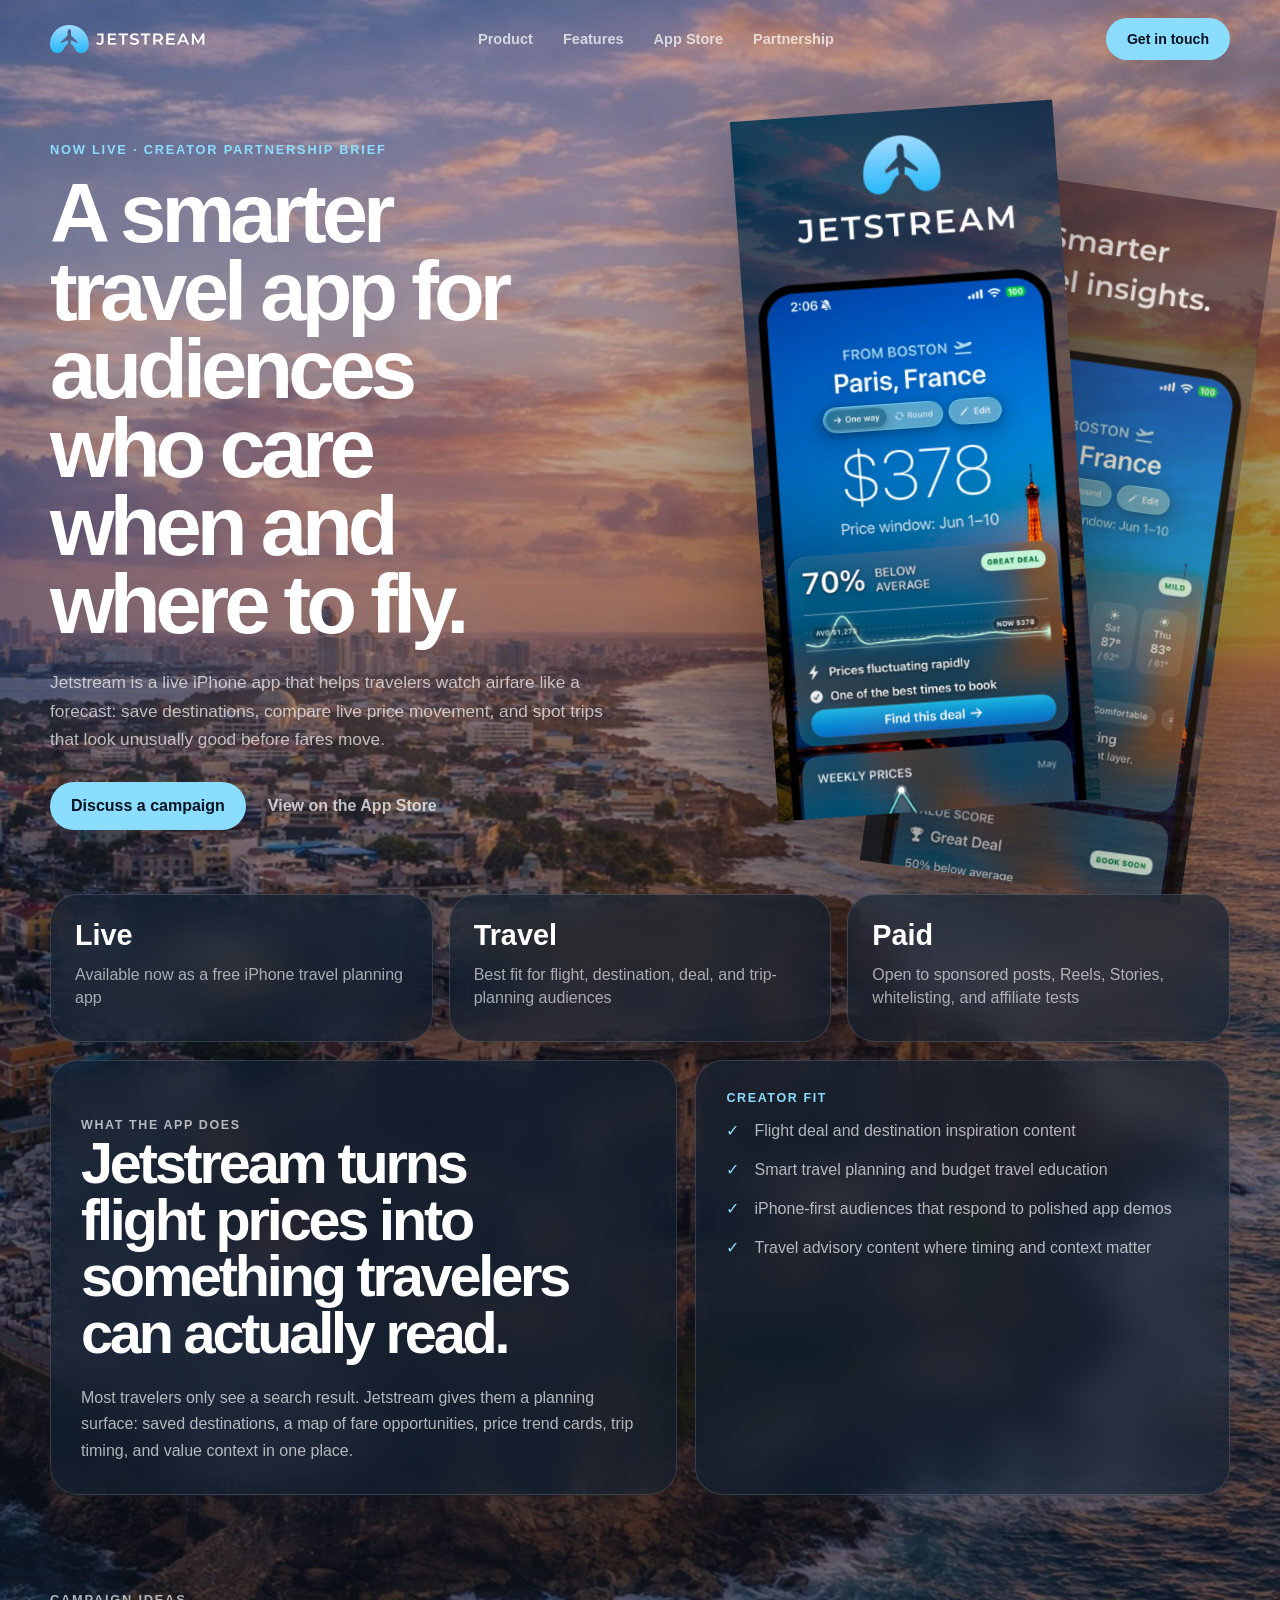
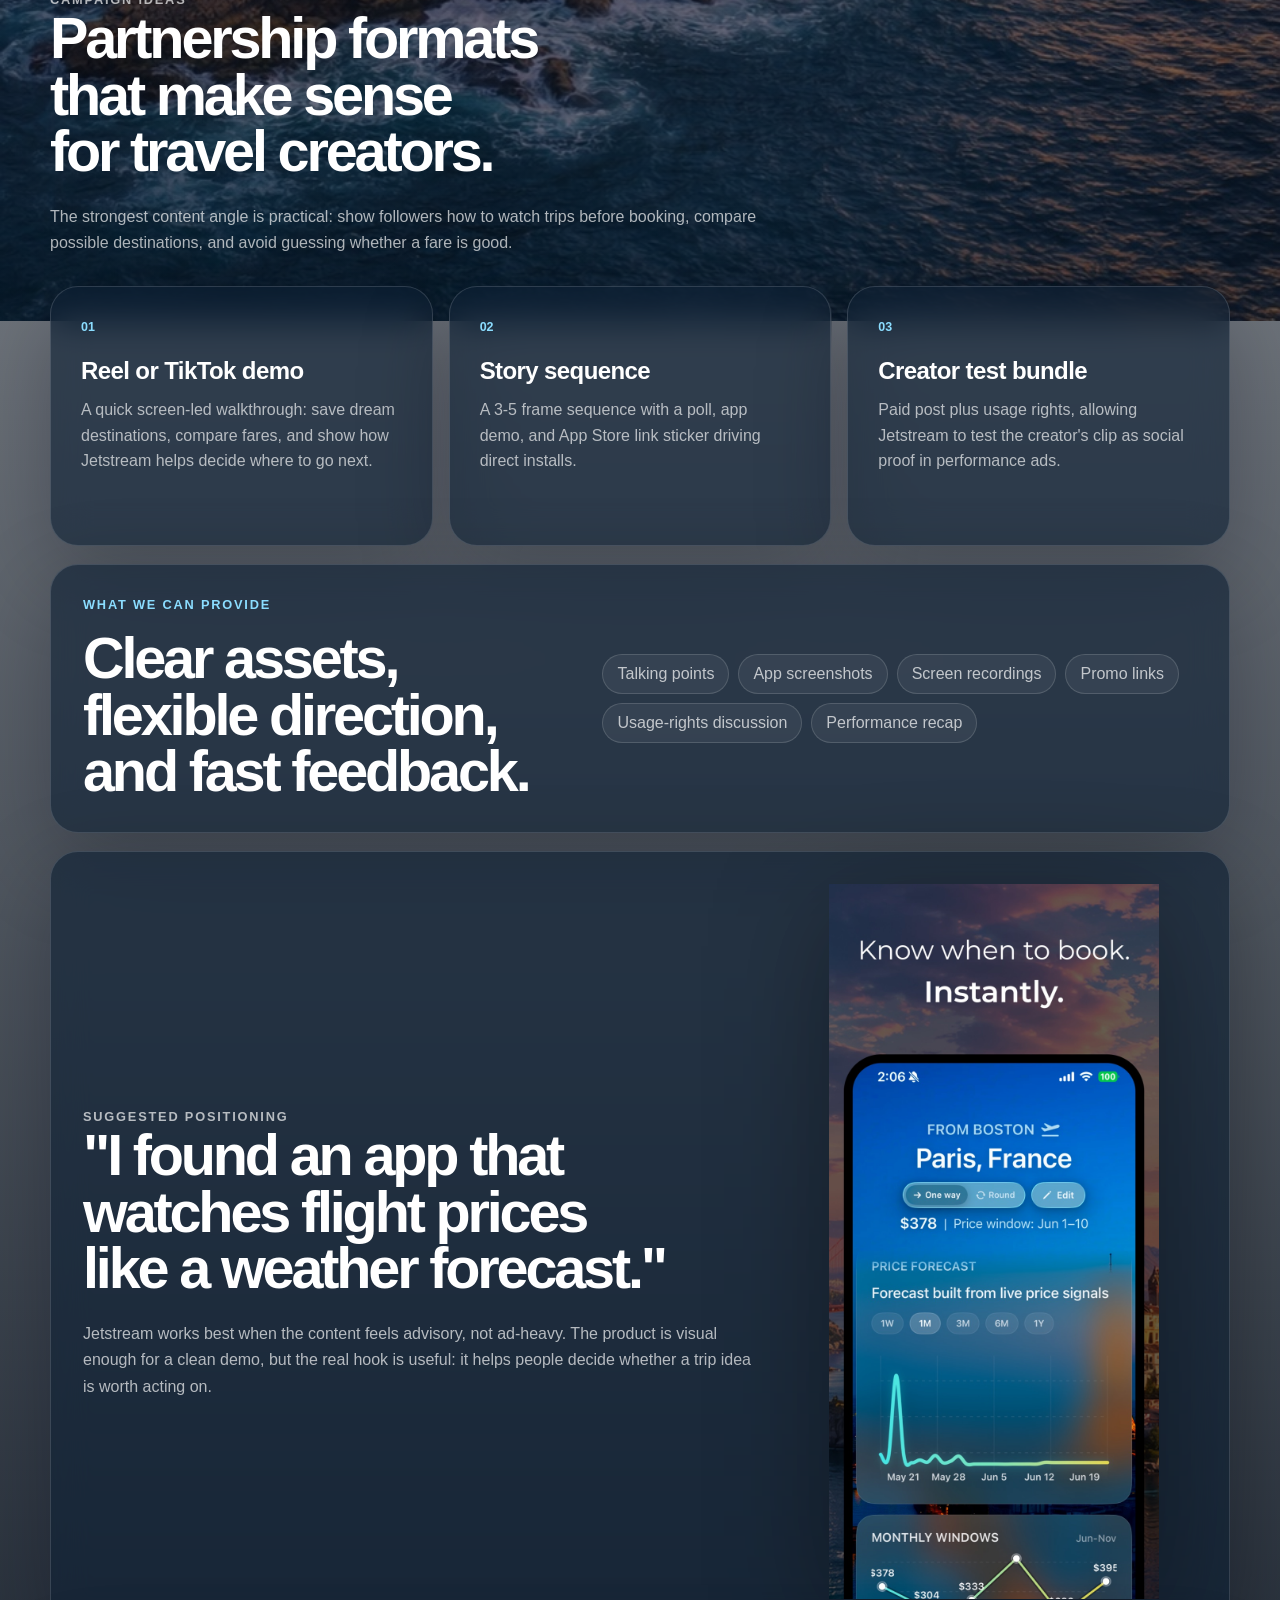
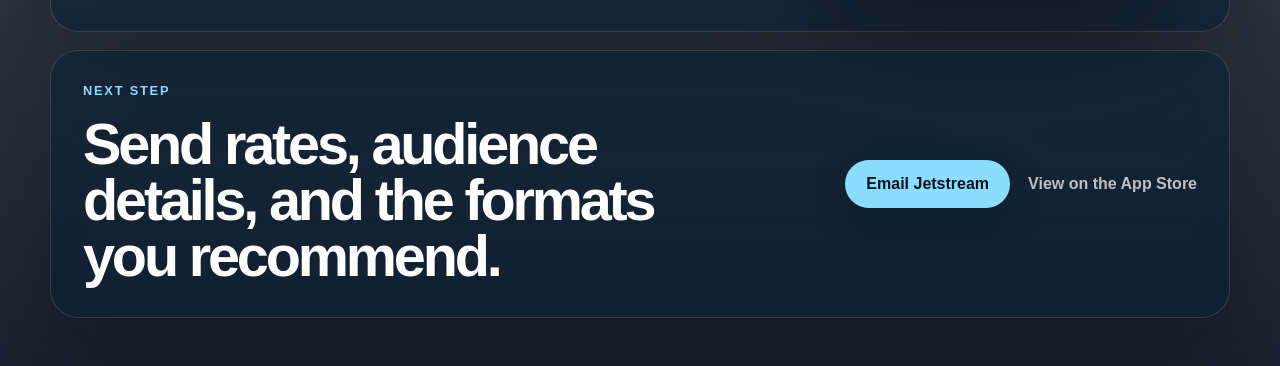
<file: influencers.html>
<!DOCTYPE html>
<html lang="en">
  <head>
    <meta charset="UTF-8" />
    <meta name="viewport" content="width=device-width, initial-scale=1.0" />
    <title>Jetstream Creator Partnerships | Flight &amp; Travel App</title>
    <meta
      name="description"
      content="Partner with Jetstream, a live iPhone travel app that helps travelers track flight prices, compare travel windows, and spot smarter times to book."
    />
    <meta name="apple-itunes-app" content="app-id=6760587975" />
    <link rel="canonical" href="https://gojetstream.com/influencers.html" />
    <link rel="icon" href="./assets/app-icon.jpg" type="image/jpeg" />
    <link rel="stylesheet" href="./styles.css" />
  </head>
  <body class="partner-page">
    <div class="page-shell">
      <header class="topbar">
        <a class="brand" href="./index.html" aria-label="Jetstream home">
          <img src="./assets/jetstream-logo.png" alt="Jetstream" width="1212" height="222" />
        </a>
        <nav class="topnav" aria-label="Primary">
          <a href="./index.html#product">Product</a>
          <a href="./index.html#features">Features</a>
          <a href="https://apps.apple.com/us/app/jetstream-flights-travel/id6760587975">App Store</a>
          <a href="#collab">Partnership</a>
        </nav>
        <a class="cta cta-small" href="mailto:hello@gojetstream.com?subject=Jetstream%20creator%20partnership">Get in touch</a>
      </header>

      <main>
        <section class="partner-hero">
          <div class="partner-hero-copy">
            <p class="eyebrow">Now live · Creator partnership brief</p>
            <h1>A smarter travel app for audiences who care when and where to fly.</h1>
            <p class="hero-body">
              Jetstream is a live iPhone app that helps travelers watch airfare like a forecast:
              save destinations, compare live price movement, and spot trips that look unusually
              good before fares move.
            </p>
            <div class="hero-actions">
              <a class="cta" href="mailto:hello@gojetstream.com?subject=Jetstream%20creator%20partnership">Discuss a campaign</a>
              <a class="secondary-link" href="https://apps.apple.com/us/app/jetstream-flights-travel/id6760587975">View on the App Store</a>
            </div>
          </div>

          <div class="partner-phone-stack" aria-label="Jetstream app previews">
            <img class="phone-back" src="./assets/store-04.jpg" alt="Jetstream travel insights and value score screen" />
            <img class="phone-front" src="./assets/store-01.jpg" alt="Jetstream flight deal and price forecast screen" />
          </div>
        </section>

        <section class="partner-summary" aria-label="Partnership summary">
          <article class="summary-item">
            <span class="summary-value">Live</span>
            <span class="summary-label">Available now as a free iPhone travel planning app</span>
          </article>
          <article class="summary-item">
            <span class="summary-value">Travel</span>
            <span class="summary-label">Best fit for flight, destination, deal, and trip-planning audiences</span>
          </article>
          <article class="summary-item">
            <span class="summary-value">Paid</span>
            <span class="summary-label">Open to sponsored posts, Reels, Stories, whitelisting, and affiliate tests</span>
          </article>
        </section>

        <section class="pitch-grid" id="collab">
          <article class="glass-panel pitch-card pitch-card-large">
            <p class="statement-kicker">What the app does</p>
            <h2>Jetstream turns flight prices into something travelers can actually read.</h2>
            <p>
              Most travelers only see a search result. Jetstream gives them a planning surface:
              saved destinations, a map of fare opportunities, price trend cards, trip timing, and
              value context in one place.
            </p>
          </article>

          <article class="glass-panel pitch-list-card">
            <p class="statement-kicker">Creator fit</p>
            <ul class="check-list">
              <li>Flight deal and destination inspiration content</li>
              <li>Smart travel planning and budget travel education</li>
              <li>iPhone-first audiences that respond to polished app demos</li>
              <li>Travel advisory content where timing and context matter</li>
            </ul>
          </article>
        </section>

        <section class="campaign-section">
          <div class="preview-copy">
            <p class="eyebrow">Campaign ideas</p>
            <h2>Partnership formats that make sense for travel creators.</h2>
            <p>
              The strongest content angle is practical: show followers how to watch trips before
              booking, compare possible destinations, and avoid guessing whether a fare is good.
            </p>
          </div>

          <div class="campaign-grid">
            <article class="feature-card campaign-card">
              <span class="feature-number">01</span>
              <h3>Reel or TikTok demo</h3>
              <p>
                A quick screen-led walkthrough: save dream destinations, compare fares, and show
                how Jetstream helps decide where to go next.
              </p>
            </article>
            <article class="feature-card campaign-card">
              <span class="feature-number">02</span>
              <h3>Story sequence</h3>
              <p>
                A 3-5 frame sequence with a poll, app demo, and App Store link sticker driving
                direct installs.
              </p>
            </article>
            <article class="feature-card campaign-card">
              <span class="feature-number">03</span>
              <h3>Creator test bundle</h3>
              <p>
                Paid post plus usage rights, allowing Jetstream to test the creator's clip as
                social proof in performance ads.
              </p>
            </article>
          </div>
        </section>

        <section class="deliverables-band">
          <div>
            <p class="eyebrow">What we can provide</p>
            <h2>Clear assets, flexible direction, and fast feedback.</h2>
          </div>
          <div class="deliverables-list">
            <span>Talking points</span>
            <span>App screenshots</span>
            <span>Screen recordings</span>
            <span>Promo links</span>
            <span>Usage-rights discussion</span>
            <span>Performance recap</span>
          </div>
        </section>

        <section class="creator-note">
          <div class="creator-note-copy">
            <p class="eyebrow">Suggested positioning</p>
            <h2>"I found an app that watches flight prices like a weather forecast."</h2>
            <p>
              Jetstream works best when the content feels advisory, not ad-heavy. The product is
              visual enough for a clean demo, but the real hook is useful: it helps people decide
              whether a trip idea is worth acting on.
            </p>
          </div>
          <img src="./assets/store-02.jpg" alt="Jetstream detailed destination price forecast screen" />
        </section>

        <section class="cta-band">
          <div class="cta-band-copy">
            <p class="eyebrow">Next step</p>
            <h2>Send rates, audience details, and the formats you recommend.</h2>
          </div>
          <div class="cta-band-actions">
            <a class="cta" href="mailto:hello@gojetstream.com?subject=Jetstream%20creator%20partnership">Email Jetstream</a>
            <a class="secondary-link" href="https://apps.apple.com/us/app/jetstream-flights-travel/id6760587975">View on the App Store</a>
          </div>
        </section>
      </main>
    </div>
  </body>
</html>
</file>
<file: styles.css>
:root {
  --ink: #08111f;
  --navy: #07111f;
  --navy-soft: #10243b;
  --blue: #24b9f2;
  --sky: #8bddff;
  --mint: #c9f8dd;
  --cream: #f5f2ea;
  --paper: #fbfaf6;
  --white: #ffffff;
  --text-soft: #aab8c8;
  --dark-soft: #566475;
  --line: rgba(255, 255, 255, 0.13);
  --dark-line: rgba(8, 17, 31, 0.12);
  --shadow: 0 28px 90px rgba(3, 8, 18, 0.28);
  --radius-xl: 40px;
  --radius-lg: 28px;
  --radius-md: 20px;
}

* {
  box-sizing: border-box;
}

html {
  scroll-behavior: smooth;
  scroll-padding-top: 90px;
}

body {
  margin: 0;
  min-width: 320px;
  color: var(--white);
  font-family: -apple-system, BlinkMacSystemFont, "SF Pro Text", "Helvetica Neue", Arial, sans-serif;
  background: var(--navy);
  -webkit-font-smoothing: antialiased;
}

body,
button,
a {
  font-synthesis: none;
}

a {
  color: inherit;
  text-decoration: none;
}

img {
  display: block;
  height: auto;
  max-width: 100%;
}

h1,
h2,
h3,
p,
figure,
blockquote {
  margin-top: 0;
}

h1,
h2,
h3 {
  font-family: -apple-system, BlinkMacSystemFont, "SF Pro Display", "Helvetica Neue", Arial, sans-serif;
  text-wrap: balance;
}

p {
  text-wrap: pretty;
}

.page-width,
.header-inner {
  width: min(1180px, calc(100% - 40px));
  margin-inline: auto;
}

.skip-link {
  position: fixed;
  top: 12px;
  left: 12px;
  z-index: 100;
  padding: 10px 14px;
  border-radius: 10px;
  color: var(--ink);
  background: var(--white);
  transform: translateY(-160%);
  transition: transform 160ms ease;
}

.skip-link:focus {
  transform: translateY(0);
}

.site-header {
  position: sticky;
  top: 0;
  z-index: 50;
  border-bottom: 1px solid rgba(255, 255, 255, 0.08);
  background: rgba(5, 15, 28, 0.78);
  box-shadow: 0 12px 30px rgba(3, 9, 18, 0.08);
  backdrop-filter: blur(22px) saturate(1.35);
}

.header-inner {
  display: flex;
  min-height: 78px;
  align-items: center;
  justify-content: space-between;
  gap: 28px;
}

.brand {
  display: inline-flex;
  flex: 0 0 auto;
  align-items: center;
}

.brand img {
  width: 156px;
  height: auto;
}

.topnav {
  display: flex;
  align-items: center;
  justify-content: center;
  gap: 30px;
  color: rgba(255, 255, 255, 0.72);
  font-size: 0.91rem;
  font-weight: 600;
}

.topnav a,
.site-footer a,
.text-link {
  transition: color 160ms ease, opacity 160ms ease;
}

.topnav a:hover,
.topnav a:focus-visible,
.site-footer a:hover,
.text-link:hover {
  color: var(--white);
}

.button {
  display: inline-flex;
  min-height: 50px;
  align-items: center;
  justify-content: center;
  gap: 8px;
  border: 1px solid rgba(255, 255, 255, 0.18);
  border-radius: 999px;
  color: var(--ink);
  font-weight: 750;
  background: var(--white);
  box-shadow: 0 12px 34px rgba(3, 9, 18, 0.16);
  transition: transform 160ms ease, box-shadow 160ms ease;
}

.button:hover,
.app-store-button:hover {
  transform: translateY(-2px);
  box-shadow: 0 18px 42px rgba(3, 9, 18, 0.24);
}

.button-small {
  min-height: 42px;
  padding: 0 18px;
  font-size: 0.9rem;
}

.hero {
  position: relative;
  min-height: 790px;
  overflow: hidden;
  background:
    radial-gradient(circle at 14% 10%, rgba(44, 167, 246, 0.2), transparent 32%),
    linear-gradient(135deg, #06111f 0%, #0b2944 57%, #0a1728 100%);
}

.hero::after {
  content: "";
  position: absolute;
  inset: auto 0 0;
  z-index: 0;
  height: 30%;
  background: linear-gradient(180deg, transparent, rgba(5, 14, 26, 0.82));
  pointer-events: none;
}

.hero-backdrop {
  position: absolute;
  inset: 0;
  opacity: 0.26;
  background:
    linear-gradient(90deg, #06111f 1%, rgba(6, 17, 31, 0.62) 48%, rgba(6, 17, 31, 0.2)),
    url("./assets/lisbon.jpg") center 54% / cover no-repeat;
  filter: saturate(0.82) contrast(1.05);
}

.hero-grid {
  position: relative;
  z-index: 2;
  display: grid;
  grid-template-columns: minmax(0, 0.98fr) minmax(420px, 0.82fr);
  gap: 64px;
  align-items: center;
  min-height: 790px;
  padding: 72px 0 56px;
}

.hero-copy {
  padding-bottom: 28px;
}

.eyebrow {
  display: flex;
  align-items: center;
  gap: 10px;
  margin: 0 0 18px;
  color: var(--sky);
  font-size: 0.8rem;
  font-weight: 800;
  letter-spacing: 0.14em;
  text-transform: uppercase;
}

.live-dot {
  width: 8px;
  height: 8px;
  border-radius: 999px;
  background: #61e69f;
  box-shadow: 0 0 0 5px rgba(97, 230, 159, 0.12), 0 0 24px rgba(97, 230, 159, 0.8);
}

.hero h1 {
  max-width: 10.8ch;
  margin: 0;
  font-size: clamp(3.7rem, 6.5vw, 6.75rem);
  line-height: 0.92;
  letter-spacing: -0.065em;
}

.hero-body {
  max-width: 58ch;
  margin: 28px 0 0;
  color: rgba(255, 255, 255, 0.73);
  font-size: clamp(1rem, 1.35vw, 1.17rem);
  line-height: 1.7;
}

.hero-actions {
  display: flex;
  flex-wrap: wrap;
  align-items: center;
  gap: 22px;
  margin-top: 30px;
}

.app-store-button {
  display: inline-flex;
  min-width: 194px;
  min-height: 62px;
  align-items: center;
  justify-content: center;
  gap: 12px;
  padding: 8px 18px 8px 15px;
  border: 1px solid rgba(255, 255, 255, 0.3);
  border-radius: 14px;
  color: var(--white);
  background: #050608;
  box-shadow: 0 14px 38px rgba(0, 0, 0, 0.28);
  transition: transform 160ms ease, box-shadow 160ms ease;
}

.apple-mark {
  font-size: 2.15rem;
  line-height: 1;
}

.app-store-button span:last-child {
  display: grid;
  line-height: 1;
}

.app-store-button small {
  margin-bottom: 3px;
  font-size: 0.66rem;
  letter-spacing: 0.01em;
}

.app-store-button strong {
  font-size: 1.25rem;
  letter-spacing: -0.02em;
}

.text-link {
  color: rgba(255, 255, 255, 0.78);
  font-weight: 700;
}

.trust-row {
  display: grid;
  grid-template-columns: repeat(3, minmax(0, 1fr));
  max-width: 590px;
  margin-top: 38px;
  border-top: 1px solid rgba(255, 255, 255, 0.17);
}

.trust-row div {
  padding: 20px 14px 0 0;
}

.trust-row strong,
.trust-row span {
  display: block;
}

.trust-row strong {
  margin-bottom: 6px;
  font-size: 1.05rem;
}

.trust-row span {
  color: rgba(255, 255, 255, 0.54);
  font-size: 0.78rem;
  line-height: 1.3;
}

.hero-product {
  position: relative;
  display: flex;
  min-height: 670px;
  align-items: center;
  justify-content: center;
}

.hero-halo {
  position: absolute;
  width: 560px;
  height: 560px;
  border-radius: 999px;
  background: radial-gradient(circle, rgba(95, 211, 255, 0.33), rgba(65, 134, 234, 0.08) 50%, transparent 70%);
  filter: blur(8px);
}

.hero-screenshot {
  position: relative;
  width: min(100%, 395px);
  height: 675px;
  border: 1px solid rgba(255, 255, 255, 0.24);
  border-radius: 48px 48px 26px 26px;
  object-fit: cover;
  object-position: top;
  box-shadow: 0 36px 110px rgba(0, 0, 0, 0.46);
  transform: rotate(2.2deg);
}

.floating-card {
  position: absolute;
  z-index: 3;
  display: grid;
  gap: 5px;
  width: 216px;
  padding: 15px 17px;
  border: 1px solid rgba(255, 255, 255, 0.28);
  border-radius: 18px;
  background: rgba(13, 32, 51, 0.72);
  box-shadow: 0 20px 52px rgba(0, 0, 0, 0.3);
  backdrop-filter: blur(18px) saturate(1.4);
}

.floating-card span {
  color: rgba(255, 255, 255, 0.6);
  font-size: 0.7rem;
  font-weight: 700;
  letter-spacing: 0.08em;
  text-transform: uppercase;
}

.floating-card strong {
  font-size: 0.95rem;
  line-height: 1.25;
}

.floating-card-top {
  top: 21%;
  right: -2%;
}

.floating-card-bottom {
  bottom: 16%;
  left: -3%;
}

.proof-bar {
  position: relative;
  z-index: 5;
  color: var(--ink);
  background: var(--sky);
}

.proof-grid {
  display: grid;
  grid-template-columns: repeat(3, minmax(0, 1fr));
  gap: 0;
}

.proof-grid p {
  display: flex;
  min-height: 88px;
  align-items: center;
  gap: 10px;
  margin: 0;
  padding: 20px 28px;
  border-right: 1px solid rgba(8, 17, 31, 0.16);
  font-size: 0.9rem;
}

.proof-grid p:first-child {
  padding-left: 0;
}

.proof-grid p:last-child {
  padding-right: 0;
  border-right: 0;
}

.proof-grid strong {
  white-space: nowrap;
}

.proof-icon {
  display: inline-grid;
  width: 26px;
  height: 26px;
  flex: 0 0 26px;
  place-items: center;
  border-radius: 999px;
  color: var(--sky);
  background: var(--ink);
  font-size: 0.76rem;
}

.section {
  padding: 120px 0;
}

.section-heading h2,
.feature-copy h2,
.faq-intro h2,
.download-card h2,
.partner-page h2 {
  margin: 0;
  font-size: clamp(2.9rem, 5.7vw, 5.35rem);
  line-height: 0.96;
  letter-spacing: -0.06em;
}

.section-heading > p:last-child,
.split-heading > p,
.feature-copy > p,
.faq-intro > p:last-child {
  color: var(--dark-soft);
  font-size: 1.05rem;
  line-height: 1.7;
}

.centered-heading {
  max-width: 790px;
  margin: 0 auto 60px;
  text-align: center;
}

.centered-heading .eyebrow {
  justify-content: center;
}

.centered-heading > p:last-child {
  max-width: 670px;
  margin: 24px auto 0;
}

.compact-heading {
  max-width: 740px;
}

.value-section {
  color: var(--ink);
  background: var(--paper);
}

.value-section .eyebrow,
.features-section .eyebrow,
.faq-section .eyebrow {
  color: #087aae;
}

.journey-grid {
  display: grid;
  grid-template-columns: repeat(3, minmax(0, 1fr));
  gap: 18px;
}

.journey-card {
  position: relative;
  display: flex;
  min-height: 470px;
  flex-direction: column;
  justify-content: space-between;
  overflow: hidden;
  padding: 26px;
  border-radius: var(--radius-lg);
  color: var(--white);
  background-position: center;
  background-size: cover;
  box-shadow: 0 24px 60px rgba(8, 17, 31, 0.16);
  isolation: isolate;
}

.journey-card::before {
  content: "";
  position: absolute;
  inset: 0;
  z-index: -1;
  background: linear-gradient(180deg, rgba(5, 12, 22, 0.2), rgba(5, 12, 22, 0.05) 35%, rgba(5, 12, 22, 0.9));
}

.destination-lisbon {
  background-image: url("./assets/lisbon.jpg");
}

.destination-tokyo {
  background-image: url("./assets/tokyo.jpg");
}

.destination-vancouver {
  background-image: url("./assets/vancouver.jpg");
}

.step {
  display: grid;
  width: 46px;
  height: 46px;
  place-items: center;
  border: 1px solid rgba(255, 255, 255, 0.32);
  border-radius: 999px;
  background: rgba(3, 10, 20, 0.22);
  backdrop-filter: blur(12px);
  font-size: 0.78rem;
  font-weight: 800;
}

.journey-card h3 {
  margin: 0 0 10px;
  font-size: 1.8rem;
  letter-spacing: -0.035em;
}

.journey-card p {
  margin: 0;
  color: rgba(255, 255, 255, 0.72);
  line-height: 1.55;
}

.showcase-section {
  overflow: hidden;
  background:
    radial-gradient(circle at 18% 5%, rgba(36, 185, 242, 0.18), transparent 24%),
    #07111f;
}

.split-heading {
  display: grid;
  grid-template-columns: minmax(0, 1.08fr) minmax(300px, 0.56fr);
  gap: 64px;
  align-items: end;
  margin-bottom: 58px;
}

.split-heading > p {
  margin: 0 0 4px;
  color: var(--text-soft);
}

.screenshots {
  display: grid;
  grid-template-columns: repeat(4, minmax(0, 1fr));
  gap: 18px;
}

.screenshots figure {
  margin: 0;
}

.screenshots img {
  width: 100%;
  height: auto;
  aspect-ratio: 832 / 1800;
  border: 1px solid rgba(255, 255, 255, 0.13);
  border-radius: 28px;
  object-fit: cover;
  object-position: top;
  box-shadow: 0 28px 68px rgba(0, 0, 0, 0.34);
}

.screenshots figure:nth-child(even) {
  transform: translateY(42px);
}

.screenshots figcaption {
  display: grid;
  gap: 5px;
  padding: 18px 7px 0;
}

.screenshots figcaption strong {
  font-size: 1rem;
}

.screenshots figcaption span {
  color: var(--text-soft);
  font-size: 0.86rem;
}

.features-section {
  color: var(--ink);
  background: var(--cream);
}

.feature-layout {
  display: grid;
  grid-template-columns: minmax(360px, 0.9fr) minmax(0, 0.86fr);
  gap: 92px;
  align-items: center;
}

.feature-visual {
  position: relative;
  min-height: 620px;
}

.feature-image {
  position: absolute;
  border-radius: 32px;
  background-position: center;
  background-size: cover;
  box-shadow: 0 26px 70px rgba(8, 17, 31, 0.18);
}

.feature-image-one {
  inset: 0 18% 12% 0;
  background-image: url("./assets/san-juan.jpg");
}

.feature-image-two {
  right: 0;
  bottom: 0;
  width: 48%;
  height: 58%;
  border: 8px solid var(--cream);
  background-image: url("./assets/tokyo.jpg");
}

.feature-badge {
  position: absolute;
  top: 8%;
  right: 0;
  display: grid;
  gap: 7px;
  max-width: 250px;
  padding: 18px 20px;
  border-radius: 18px;
  color: var(--white);
  background: rgba(7, 17, 31, 0.82);
  box-shadow: 0 16px 44px rgba(8, 17, 31, 0.24);
  backdrop-filter: blur(16px);
}

.feature-badge span {
  color: rgba(255, 255, 255, 0.6);
  font-size: 0.74rem;
  font-weight: 700;
  text-transform: uppercase;
}

.feature-badge strong {
  font-size: 0.9rem;
}

.feature-copy > p {
  color: #087aae;
}

.feature-list {
  display: grid;
  margin-top: 38px;
  border-top: 1px solid var(--dark-line);
}

.feature-list article {
  display: grid;
  grid-template-columns: 42px 1fr;
  gap: 18px;
  padding: 24px 0;
  border-bottom: 1px solid var(--dark-line);
}

.feature-list article > span {
  padding-top: 4px;
  color: #0889c2;
  font-size: 0.78rem;
  font-weight: 800;
}

.feature-list h3 {
  margin: 0 0 8px;
  font-size: 1.28rem;
  letter-spacing: -0.025em;
}

.feature-list p {
  margin: 0;
  color: var(--dark-soft);
  line-height: 1.55;
}

.reviews-section {
  background:
    radial-gradient(circle at 80% 10%, rgba(139, 221, 255, 0.22), transparent 28%),
    #0c2f4c;
}

.reviews-section .centered-heading {
  margin-bottom: 44px;
}

.reviews-grid {
  display: grid;
  grid-template-columns: repeat(2, minmax(0, 1fr));
  gap: 18px;
  max-width: 940px;
  margin: 0 auto;
}

.reviews-grid blockquote {
  margin: 0;
  padding: 30px;
  border: 1px solid rgba(255, 255, 255, 0.15);
  border-radius: var(--radius-lg);
  background: rgba(255, 255, 255, 0.08);
  box-shadow: 0 20px 58px rgba(3, 9, 18, 0.16);
  backdrop-filter: blur(14px);
}

.stars {
  color: #ffd862;
  letter-spacing: 0.08em;
}

.reviews-grid blockquote p {
  margin: 22px 0;
  font-size: clamp(1.45rem, 2.4vw, 2rem);
  line-height: 1.28;
  letter-spacing: -0.025em;
}

.reviews-grid footer {
  color: rgba(255, 255, 255, 0.58);
  font-size: 0.84rem;
}

.faq-section {
  color: var(--ink);
  background: var(--paper);
}

.faq-layout {
  display: grid;
  grid-template-columns: minmax(300px, 0.65fr) minmax(0, 0.95fr);
  gap: 90px;
  align-items: start;
}

.faq-intro {
  position: sticky;
  top: 115px;
}

.faq-intro > p:last-child {
  margin: 24px 0 0;
}

.faq-list {
  border-top: 1px solid var(--dark-line);
}

.faq-list details {
  padding: 24px 0;
  border-bottom: 1px solid var(--dark-line);
}

.faq-list summary {
  display: flex;
  align-items: center;
  justify-content: space-between;
  gap: 20px;
  cursor: pointer;
  font-size: 1.18rem;
  font-weight: 750;
  list-style: none;
}

.faq-list summary::-webkit-details-marker {
  display: none;
}

.faq-list summary::after {
  content: "+";
  display: grid;
  width: 28px;
  height: 28px;
  flex: 0 0 28px;
  place-items: center;
  border-radius: 999px;
  color: var(--white);
  background: var(--ink);
  font-weight: 500;
}

.faq-list details[open] summary::after {
  content: "–";
}

.faq-list details p {
  max-width: 62ch;
  margin: 16px 46px 0 0;
  color: var(--dark-soft);
  line-height: 1.65;
}

.download-section {
  padding: 0 0 34px;
  color: var(--ink);
  background: var(--paper);
}

.download-card {
  display: flex;
  align-items: center;
  justify-content: space-between;
  gap: 50px;
  padding: 46px;
  border-radius: var(--radius-xl);
  background:
    radial-gradient(circle at 82% 10%, rgba(255, 255, 255, 0.58), transparent 24%),
    linear-gradient(135deg, #88dcff, #c6f6de 68%, #f4e9c4);
  box-shadow: 0 26px 72px rgba(8, 17, 31, 0.16);
}

.download-copy {
  display: flex;
  align-items: center;
  gap: 26px;
}

.download-copy img {
  width: 112px;
  height: 112px;
  flex: 0 0 112px;
  border: 1px solid rgba(255, 255, 255, 0.6);
  border-radius: 25px;
  box-shadow: 0 18px 44px rgba(8, 17, 31, 0.2);
}

.download-card .eyebrow {
  margin-bottom: 12px;
  color: #086f9e;
}

.download-card h2 {
  font-size: clamp(2.5rem, 4vw, 4.2rem);
}

.download-card p:last-child {
  margin: 12px 0 0;
  color: rgba(8, 17, 31, 0.64);
}

.app-store-button-light {
  flex: 0 0 auto;
}

.site-footer {
  padding: 62px 0 34px;
  background: #040b14;
}

.footer-inner {
  display: grid;
  grid-template-columns: 0.8fr 1fr auto;
  gap: 22px 34px;
  align-items: center;
}

.footer-brand img {
  width: 144px;
}

.site-footer p,
.site-footer small {
  margin: 0;
  color: rgba(255, 255, 255, 0.5);
  font-size: 0.86rem;
}

.site-footer nav {
  display: flex;
  flex-wrap: wrap;
  justify-content: flex-end;
  gap: 22px;
  color: rgba(255, 255, 255, 0.72);
  font-size: 0.86rem;
  font-weight: 650;
}

.site-footer small {
  grid-column: 1 / -1;
  padding-top: 22px;
  border-top: 1px solid rgba(255, 255, 255, 0.1);
}

/* Legal pages */
.legal-page {
  color: var(--ink);
  background: var(--paper);
}

.legal-main {
  padding: 84px 0 110px;
  background:
    radial-gradient(circle at 85% 0%, rgba(36, 185, 242, 0.12), transparent 26%),
    var(--paper);
}

.legal-hero {
  padding-bottom: 46px;
  border-bottom: 1px solid var(--dark-line);
}

.legal-hero .eyebrow {
  color: #087aae;
}

.legal-hero h1 {
  max-width: 10ch;
  margin: 0;
  font-size: clamp(3.8rem, 8vw, 7rem);
  line-height: 0.92;
  letter-spacing: -0.065em;
}

.legal-updated {
  margin: 22px 0 0;
  color: var(--dark-soft);
  font-size: 0.9rem;
}

.legal-panel {
  max-width: 880px;
  margin-top: 54px;
  padding: 52px;
  border: 1px solid var(--dark-line);
  border-radius: var(--radius-lg);
  background: var(--white);
  box-shadow: 0 24px 70px rgba(8, 17, 31, 0.08);
}

.legal-panel h2 {
  margin: 42px 0 12px;
  font-size: 1.55rem;
  letter-spacing: -0.025em;
}

.legal-panel h2:first-child {
  margin-top: 0;
}

.legal-panel p,
.legal-panel li {
  color: var(--dark-soft);
  font-size: 1rem;
  line-height: 1.72;
}

.legal-panel p {
  margin-bottom: 0;
}

.legal-panel ul {
  display: grid;
  gap: 8px;
  margin: 14px 0 0;
  padding-left: 22px;
}

.legal-panel a {
  color: #087aae;
  font-weight: 700;
  text-decoration: underline;
  text-underline-offset: 3px;
}

/* Creator partnership page */
.partner-page {
  background:
    linear-gradient(180deg, rgba(5, 15, 28, 0.2), rgba(5, 15, 28, 0.92)),
    url("./assets/san-juan.jpg") center top / cover fixed no-repeat;
}

.partner-page .page-shell {
  width: min(1180px, calc(100% - 40px));
  margin: 0 auto;
  padding-bottom: 48px;
}

.partner-page .topbar {
  display: flex;
  min-height: 78px;
  align-items: center;
  justify-content: space-between;
  gap: 26px;
}

.partner-page .cta,
.partner-page .secondary-link {
  display: inline-flex;
  align-items: center;
  justify-content: center;
  font-weight: 750;
}

.partner-page .cta {
  min-height: 48px;
  padding: 0 21px;
  border-radius: 999px;
  color: var(--ink);
  background: var(--sky);
  box-shadow: 0 14px 38px rgba(3, 9, 18, 0.18);
}

.partner-page .cta-small {
  min-height: 42px;
  font-size: 0.88rem;
}

.partner-page .secondary-link {
  color: rgba(255, 255, 255, 0.72);
}

.partner-hero {
  display: grid;
  grid-template-columns: minmax(0, 1fr) minmax(340px, 0.75fr);
  gap: 70px;
  align-items: center;
  min-height: 740px;
  padding: 64px 0;
}

.partner-hero h1 {
  max-width: 11ch;
  margin: 0;
  font-size: clamp(3.5rem, 6.5vw, 6.8rem);
  line-height: 0.94;
  letter-spacing: -0.06em;
}

.partner-hero .hero-body,
.pitch-card p,
.preview-copy p,
.creator-note p {
  margin: 24px 0 0;
  color: rgba(255, 255, 255, 0.68);
  line-height: 1.65;
}

.partner-page .hero-actions {
  margin-top: 28px;
}

.partner-phone-stack {
  position: relative;
  min-height: 650px;
}

.partner-phone-stack img {
  position: absolute;
  width: min(68%, 340px);
  filter: drop-shadow(0 30px 70px rgba(0, 0, 0, 0.42));
}

.phone-back {
  top: 24px;
  right: 0;
  transform: rotate(8deg);
  opacity: 0.82;
}

.phone-front {
  bottom: 0;
  left: 0;
  transform: rotate(-4deg);
}

.partner-summary,
.campaign-grid {
  display: grid;
  grid-template-columns: repeat(3, minmax(0, 1fr));
  gap: 16px;
}

.summary-item,
.glass-panel,
.feature-card,
.deliverables-band,
.creator-note,
.partner-page .cta-band {
  border: 1px solid rgba(255, 255, 255, 0.14);
  border-radius: var(--radius-lg);
  background: rgba(13, 32, 51, 0.62);
  box-shadow: var(--shadow);
  backdrop-filter: blur(18px) saturate(1.2);
}

.summary-item {
  min-height: 148px;
  padding: 24px;
}

.summary-value,
.summary-label {
  display: block;
}

.summary-value {
  font-size: 1.8rem;
  font-weight: 750;
}

.summary-label {
  margin-top: 11px;
  color: rgba(255, 255, 255, 0.62);
  line-height: 1.45;
}

.pitch-grid {
  display: grid;
  grid-template-columns: 1.08fr 0.92fr;
  gap: 18px;
  margin-top: 18px;
}

.glass-panel,
.feature-card {
  padding: 30px;
}

.statement-kicker {
  margin: 0 0 14px;
  color: var(--sky);
  font-size: 0.78rem;
  font-weight: 800;
  letter-spacing: 0.13em;
  text-transform: uppercase;
}

.pitch-card-large h2,
.deliverables-band h2,
.creator-note h2,
.partner-page .cta-band h2,
.preview-copy h2 {
  margin: 0;
  font-size: clamp(2.35rem, 4.5vw, 4.2rem);
  line-height: 0.98;
  letter-spacing: -0.055em;
}

.check-list {
  display: grid;
  gap: 16px;
  margin: 8px 0 0;
  padding: 0;
  color: rgba(255, 255, 255, 0.68);
  line-height: 1.45;
  list-style: none;
}

.check-list li {
  position: relative;
  padding-left: 28px;
}

.check-list li::before {
  content: "✓";
  position: absolute;
  left: 0;
  color: var(--sky);
  font-weight: 900;
}

.campaign-section {
  display: grid;
  gap: 30px;
  margin-top: 70px;
}

.campaign-section .preview-copy {
  max-width: 740px;
}

.feature-card {
  min-height: 260px;
}

.feature-number {
  color: var(--sky);
  font-size: 0.78rem;
  font-weight: 850;
}

.feature-card h3 {
  margin: 22px 0 12px;
  font-size: 1.5rem;
  letter-spacing: -0.025em;
}

.feature-card p {
  margin: 0;
  color: rgba(255, 255, 255, 0.66);
  line-height: 1.58;
}

.deliverables-band,
.creator-note,
.partner-page .cta-band {
  display: grid;
  gap: 32px;
  align-items: center;
  margin-top: 18px;
  padding: 32px;
}

.deliverables-band {
  grid-template-columns: 0.82fr 1fr;
}

.deliverables-list {
  display: flex;
  flex-wrap: wrap;
  gap: 9px;
}

.deliverables-list span {
  display: inline-flex;
  min-height: 40px;
  align-items: center;
  padding: 0 14px;
  border: 1px solid rgba(255, 255, 255, 0.14);
  border-radius: 999px;
  color: rgba(255, 255, 255, 0.7);
  background: rgba(255, 255, 255, 0.06);
}

.creator-note {
  grid-template-columns: minmax(0, 0.9fr) minmax(240px, 0.54fr);
}

.creator-note img {
  width: min(100%, 330px);
  justify-self: center;
  filter: drop-shadow(0 24px 58px rgba(0, 0, 0, 0.36));
}

.partner-page .cta-band {
  grid-template-columns: 1fr auto;
  margin-top: 18px;
}

.partner-page .cta-band-actions {
  display: flex;
  flex-wrap: wrap;
  align-items: center;
  justify-content: flex-end;
  gap: 18px;
}

@media (max-width: 1040px) {
  .topnav {
    gap: 18px;
  }

  .hero-grid {
    grid-template-columns: minmax(0, 1fr) minmax(340px, 0.7fr);
    gap: 30px;
  }

  .hero h1 {
    font-size: clamp(3.5rem, 7vw, 5.6rem);
  }

  .floating-card {
    display: none;
  }

  .journey-card {
    min-height: 400px;
  }

  .screenshots {
    grid-template-columns: repeat(2, minmax(0, 1fr));
  }

  .screenshots figure:nth-child(even) {
    transform: none;
  }

  .feature-layout {
    gap: 54px;
  }

  .partner-hero,
  .pitch-grid,
  .deliverables-band,
  .creator-note {
    grid-template-columns: 1fr;
  }

  .partner-phone-stack {
    min-height: 560px;
    order: -1;
  }
}

@media (max-width: 820px) {
  .site-header {
    position: relative;
  }

  .header-inner,
  .partner-page .topbar {
    flex-wrap: wrap;
    gap: 14px 22px;
    padding: 14px 0;
  }

  .topnav {
    order: 3;
    width: 100%;
    justify-content: space-between;
    padding-top: 12px;
    border-top: 1px solid rgba(255, 255, 255, 0.1);
  }

  .topnav a:nth-child(4) {
    display: none;
  }

  .hero,
  .hero-grid {
    min-height: auto;
  }

  .hero-grid {
    grid-template-columns: 1fr;
    padding: 68px 0 0;
  }

  .hero-copy {
    text-align: center;
  }

  .hero-copy .eyebrow,
  .hero-actions {
    justify-content: center;
  }

  .hero h1,
  .hero-body {
    margin-inline: auto;
  }

  .trust-row {
    margin-inline: auto;
  }

  .hero-product {
    min-height: 520px;
    overflow: hidden;
  }

  .hero-screenshot {
    width: min(78%, 390px);
    height: 530px;
    border-radius: 38px 38px 0 0;
    transform: none;
  }

  .proof-grid,
  .journey-grid,
  .feature-layout,
  .faq-layout,
  .footer-inner,
  .partner-summary,
  .campaign-grid,
  .partner-page .cta-band {
    grid-template-columns: 1fr;
  }

  .proof-grid p,
  .proof-grid p:first-child,
  .proof-grid p:last-child {
    min-height: 64px;
    padding: 15px 0;
    border-right: 0;
    border-bottom: 1px solid rgba(8, 17, 31, 0.15);
  }

  .proof-grid p:last-child {
    border-bottom: 0;
  }

  .section {
    padding: 88px 0;
  }

  .journey-card {
    min-height: 420px;
  }

  .split-heading {
    grid-template-columns: 1fr;
    gap: 22px;
  }

  .feature-layout {
    gap: 58px;
  }

  .feature-visual {
    min-height: 560px;
  }

  .faq-layout {
    gap: 44px;
  }

  .faq-intro {
    position: static;
  }

  .download-card,
  .download-copy {
    flex-direction: column;
    align-items: flex-start;
  }

  .footer-inner {
    align-items: start;
  }

  .site-footer nav {
    justify-content: flex-start;
  }

  .partner-hero {
    grid-template-columns: 1fr;
    min-height: auto;
  }

  .partner-page .cta-band-actions {
    justify-content: flex-start;
  }
}

@media (max-width: 560px) {
  .page-width,
  .header-inner,
  .partner-page .page-shell {
    width: min(100% - 24px, 1180px);
  }

  .brand img {
    width: 132px;
  }

  .header-download {
    min-height: 38px;
    padding-inline: 14px;
    font-size: 0.8rem;
  }

  .topnav {
    overflow-x: auto;
    justify-content: flex-start;
    gap: 22px;
    white-space: nowrap;
  }

  .hero-grid {
    padding-top: 56px;
  }

  .hero h1 {
    font-size: clamp(3rem, 15vw, 4.1rem);
  }

  .hero-body {
    font-size: 1rem;
  }

  .hero-actions {
    flex-direction: column;
  }

  .trust-row {
    grid-template-columns: 1fr;
    max-width: 320px;
  }

  .trust-row div {
    display: grid;
    grid-template-columns: 0.65fr 1fr;
    align-items: center;
    padding: 13px 0;
    border-bottom: 1px solid rgba(255, 255, 255, 0.1);
    text-align: left;
  }

  .trust-row strong {
    margin: 0;
  }

  .hero-product {
    min-height: 430px;
  }

  .hero-screenshot {
    height: 445px;
  }

  .section-heading h2,
  .feature-copy h2,
  .faq-intro h2,
  .partner-page h2 {
    font-size: clamp(2.55rem, 13vw, 3.7rem);
  }

  .centered-heading {
    margin-bottom: 42px;
  }

  .screenshots {
    display: flex;
    width: calc(100% + 12px);
    gap: 14px;
    overflow-x: auto;
    padding: 0 12px 18px 0;
    scroll-snap-type: x mandatory;
  }

  .screenshots figure {
    width: 78vw;
    flex: 0 0 78vw;
    scroll-snap-align: start;
  }

  .feature-visual {
    min-height: 440px;
  }

  .feature-image-one {
    inset: 0 10% 10% 0;
  }

  .feature-image-two {
    width: 48%;
  }

  .feature-badge {
    top: 6%;
    max-width: 220px;
  }

  .reviews-grid {
    grid-template-columns: 1fr;
  }

  .download-card {
    padding: 28px;
    border-radius: 28px;
  }

  .download-copy {
    gap: 22px;
  }

  .download-copy img {
    width: 88px;
    height: 88px;
    flex-basis: 88px;
    border-radius: 21px;
  }

  .partner-hero h1 {
    font-size: clamp(3rem, 14vw, 4rem);
  }

  .legal-main {
    padding: 62px 0 78px;
  }

  .legal-hero h1 {
    font-size: clamp(3.2rem, 16vw, 4.5rem);
  }

  .legal-panel {
    margin-top: 36px;
    padding: 28px 22px;
  }

  .partner-phone-stack {
    min-height: 380px;
    order: 0;
  }

  .partner-phone-stack img {
    width: min(60%, 220px);
  }
}

@media (prefers-reduced-motion: reduce) {
  html {
    scroll-behavior: auto;
  }

  *,
  *::before,
  *::after {
    transition-duration: 0.01ms !important;
  }
}
</file>
